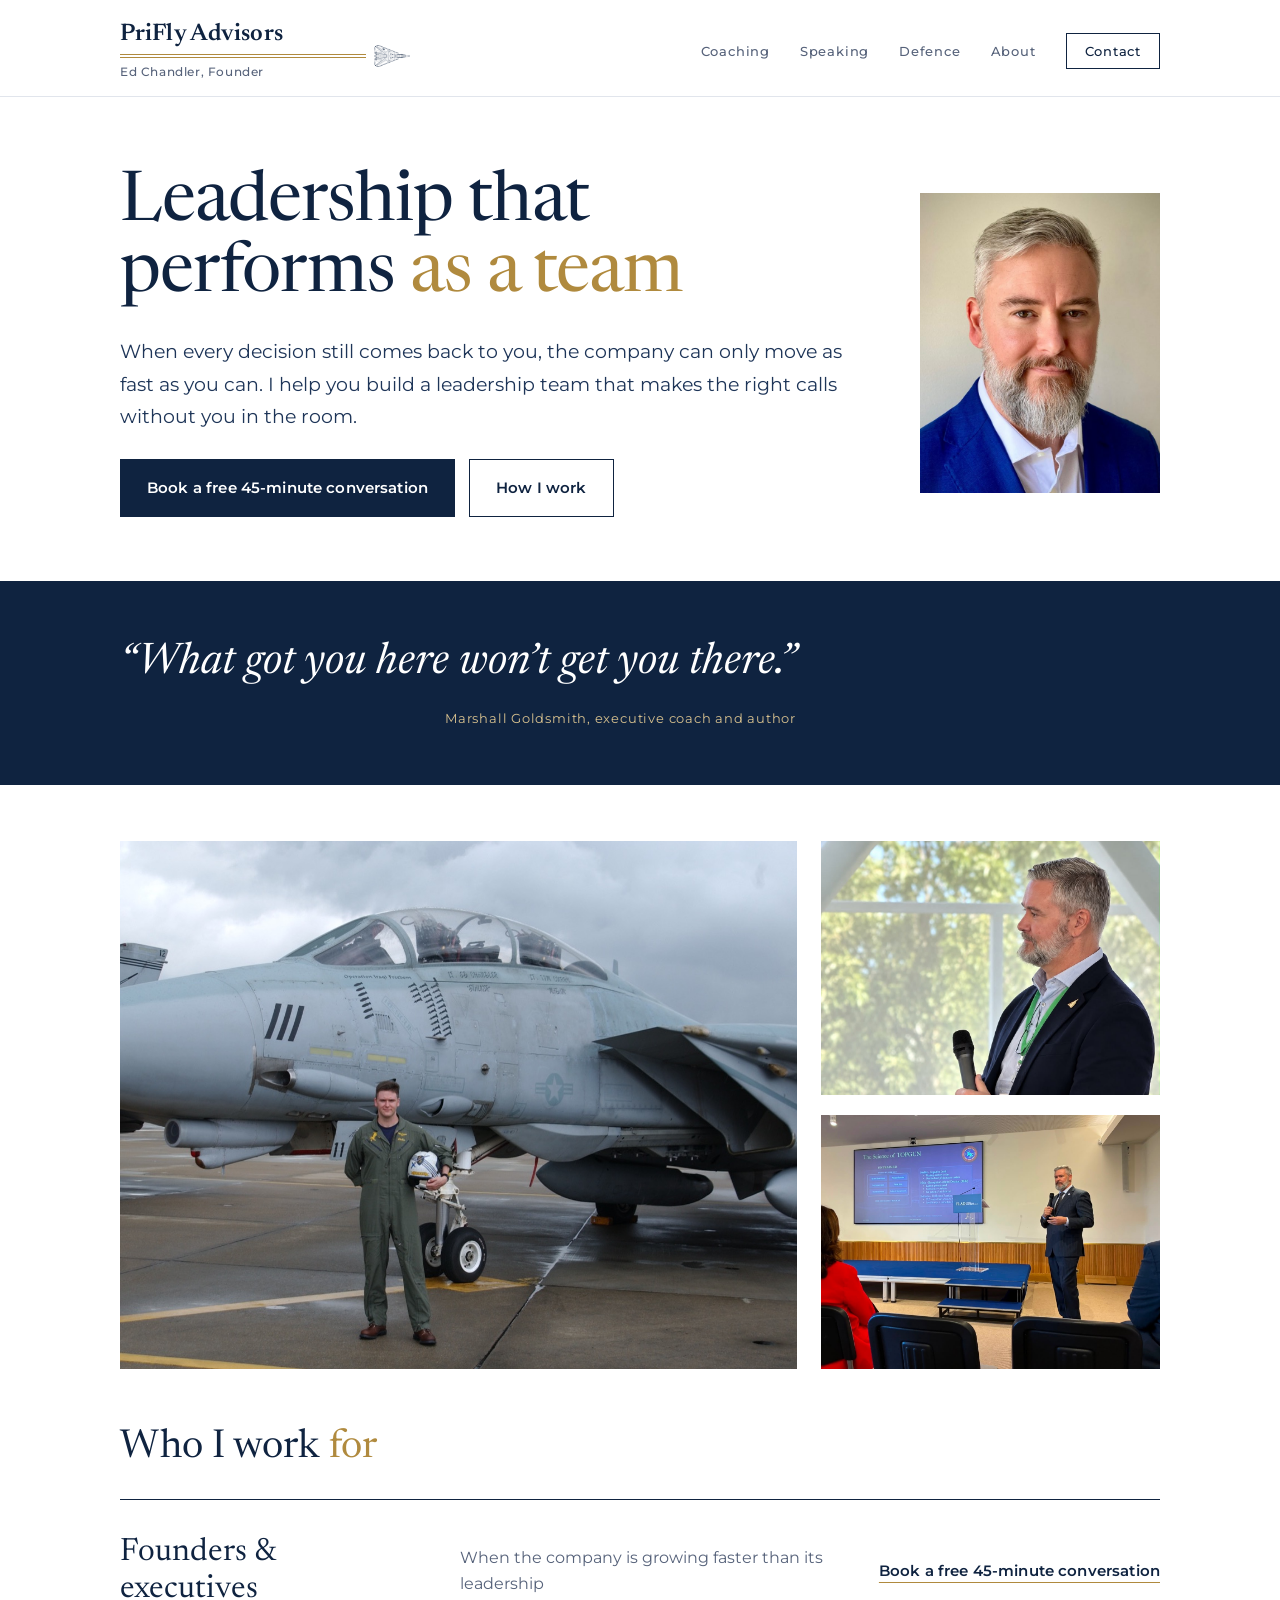
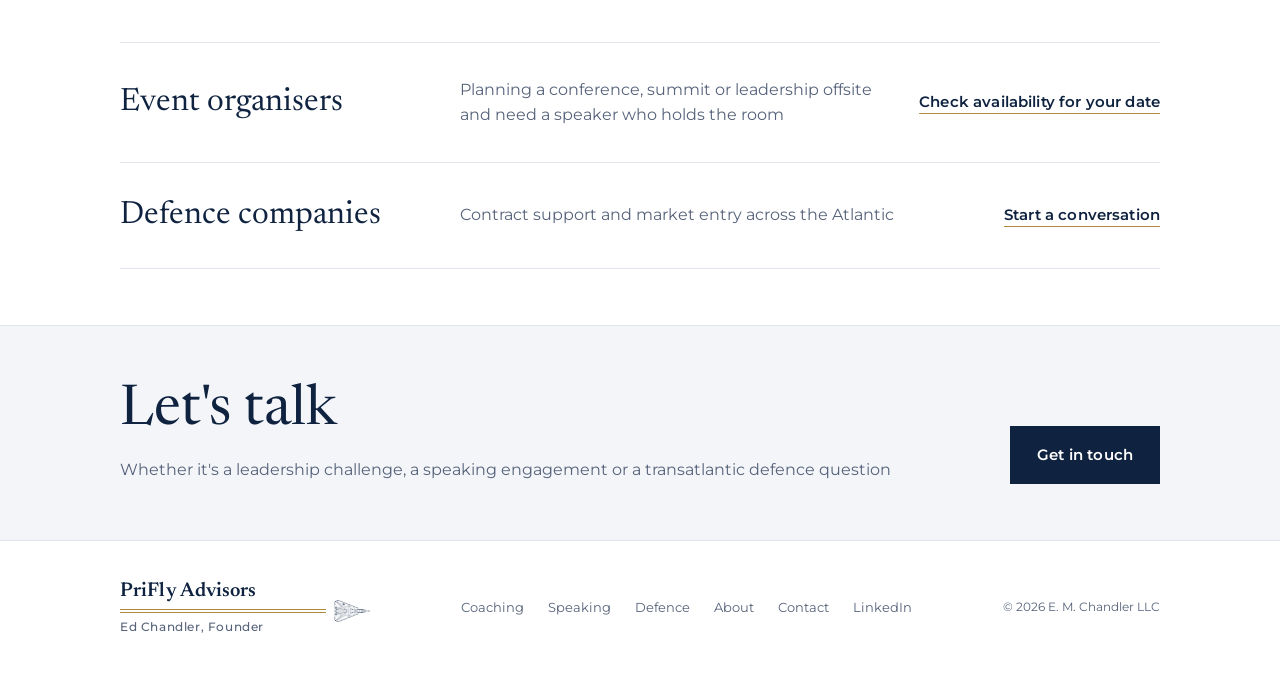
<file: index.html>
<!DOCTYPE html>
<html lang="en-GB">
<head><meta charset="UTF-8"><meta name="viewport" content="width=device-width, initial-scale=1.0"><title>PriFly Advisors · Ed Chandler | Executive Coaching &amp; Leadership Advisory, Lisbon</title><meta name="description" content="Executive coaching and leadership advisory for founders and executives whose companies are growing faster than their leadership. Ed Chandler, former TOPGUN instructor, based in Lisbon."><link rel="canonical" href="https://priflyadvisors.com/"><meta property="og:type" content="website"><meta property="og:url" content="https://priflyadvisors.com/"><meta property="og:title" content="PriFly Advisors · Ed Chandler | Executive Coaching &amp; Leadership Advisory, Lisbon"><meta property="og:description" content="Executive coaching and leadership advisory for founders and executives whose companies are growing faster than their leadership. Ed Chandler, former TOPGUN instructor, based in Lisbon."><meta property="og:image" content="https://priflyadvisors.com/images/ed-chandler.jpg"><meta name="twitter:card" content="summary"><link rel="icon" type="image/svg+xml" href="favicon.svg"><link rel="preconnect" href="https://fonts.googleapis.com"><link rel="preconnect" href="https://fonts.gstatic.com" crossorigin><link rel="stylesheet" href="https://fonts.googleapis.com/css2?family=Montserrat:wght@400;500;600&family=Newsreader:ital,opsz,wght@0,6..72,400;0,6..72,500;0,6..72,600;1,6..72,400;1,6..72,500&display=swap"><link rel="stylesheet" href="style.css"><!-- Cloudflare Web Analytics --><script type='module' src='https://static.cloudflareinsights.com/beacon.min.js' data-cf-beacon='{"token": "6ea406503c794ca2b772edf4d3be9e15"}'></script><!-- End Cloudflare Web Analytics --><script type="application/ld+json">{"@context":"https://schema.org","@type":"ProfessionalService","name":"PriFly Advisors","url":"https://priflyadvisors.com/","founder":{"@type":"Person","name":"Ed Chandler","jobTitle":"Executive coach and leadership advisor","image":"https://priflyadvisors.com/images/ed-chandler.jpg","sameAs":["https://www.linkedin.com/in/edchandler96/"]},"areaServed":["Portugal","Europe"],"address":{"@type":"PostalAddress","addressLocality":"Lisbon","addressCountry":"PT"},"email":"ed@priflyadvisors.com","description":"Executive coaching and leadership advisory for founders and executives whose companies are growing faster than their leadership. Also speaking and transatlantic defence advisory."}</script></head>
<body>
<header><div class="wrap"><a class="brand" href="index.html" aria-label="PriFly Advisors, Ed Chandler, Founder: home"><span class="firm-top">PriFly Advisors</span><span class="rulebar"><span class="rule2" aria-hidden="true"></span><img src="images/tomcat.png" alt="" width="39" height="24"></span><span class="founder">Ed Chandler, Founder</span></a><nav aria-label="Main"><ul><li><a href="coaching.html">Coaching</a></li><li><a href="speaking.html">Speaking</a></li><li><a href="defence.html">Defence</a></li><li><a href="about.html">About</a></li><li><a href="contact.html" class="btn-nav">Contact</a></li></ul></nav></div></header>
<main>

<div class="hero"><div class="wrap">
  <div class="hero-text">
    <h1>Leadership that performs <em>as a team</em></h1>
    <p class="lede">When every decision still comes back to you, the company can only move as fast as you can. I help you build a leadership team that makes the right calls without you in the room.</p>
    <div class="actions"><a class="btn" href="https://cal.com/prifly">Book a free 45-minute conversation</a><a class="btn ghost" href="coaching.html">How I work</a></div>
  </div>
  <figure class="portrait"><img src="images/ed-chandler.jpg" alt="Ed Chandler, founder of PriFly Advisors" width="650" height="900"></figure>
</div></div>
<section class="quote-band"><div class="wrap">
  <blockquote>“What got you here won’t get you there.”</blockquote>
  <cite>Marshall Goldsmith, executive coach and author</cite>
</div></section>
<section class="photos"><div class="wrap"><div class="photo-row"><figure><img src="images/ed-chandler-f14-tomcat.jpg" alt="Ed Chandler, TOPGUN graduate and instructor, with an F-14 Tomcat" loading="lazy"></figure><figure><img src="images/ed-chandler-startup-summit-lisbon.jpg" alt="Ed Chandler listening to a fellow panellist during a fireside session at Startup Summit Lisbon" loading="lazy"></figure><figure><img src="images/ed-chandler-speaking-osac-lisbon.jpg" alt="Ed Chandler speaking to an audience at OSAC Lisbon" loading="lazy"></figure></div></div></section>
<section class="who"><div class="wrap"><div class="sec-head"><h2>Who I work <em>for</em></h2></div><ul class="index"><li><a href="coaching.html"><span class="client">Founders &amp; executives</span><span class="desc">When the company is growing faster than its leadership</span><span class="go">Book a free 45-minute conversation</span></a></li><li><a href="speaking.html"><span class="client">Event organisers</span><span class="desc">Planning a conference, summit or leadership offsite and need a speaker who holds the room</span><span class="go">Check availability for your date</span></a></li><li><a href="defence.html"><span class="client">Defence companies</span><span class="desc">Contract support and market entry across the Atlantic</span><span class="go">Start a conversation</span></a></li></ul></div></section>
<section class="band cta"><div class="wrap"><div><h2>Let's talk</h2><p class="muted">Whether it's a leadership challenge, a speaking engagement or a transatlantic defence question</p></div><div class="actions"><a class="btn" href="contact.html">Get in touch</a></div></div></section>

</main>
<footer><div class="wrap"><a class="brand" href="index.html" aria-label="PriFly Advisors, Ed Chandler, Founder: home"><span class="firm-top">PriFly Advisors</span><span class="rulebar"><span class="rule2" aria-hidden="true"></span><img src="images/tomcat.png" alt="" width="39" height="24"></span><span class="founder">Ed Chandler, Founder</span></a><ul><li><a href="coaching.html">Coaching</a></li><li><a href="speaking.html">Speaking</a></li><li><a href="defence.html">Defence</a></li><li><a href="about.html">About</a></li><li><a href="contact.html">Contact</a></li><li><a href="https://www.linkedin.com/in/edchandler96/" rel="noopener">LinkedIn</a></li></ul><small>© 2026 E. M. Chandler LLC</small></div></footer>
</body>
</html>
</file>
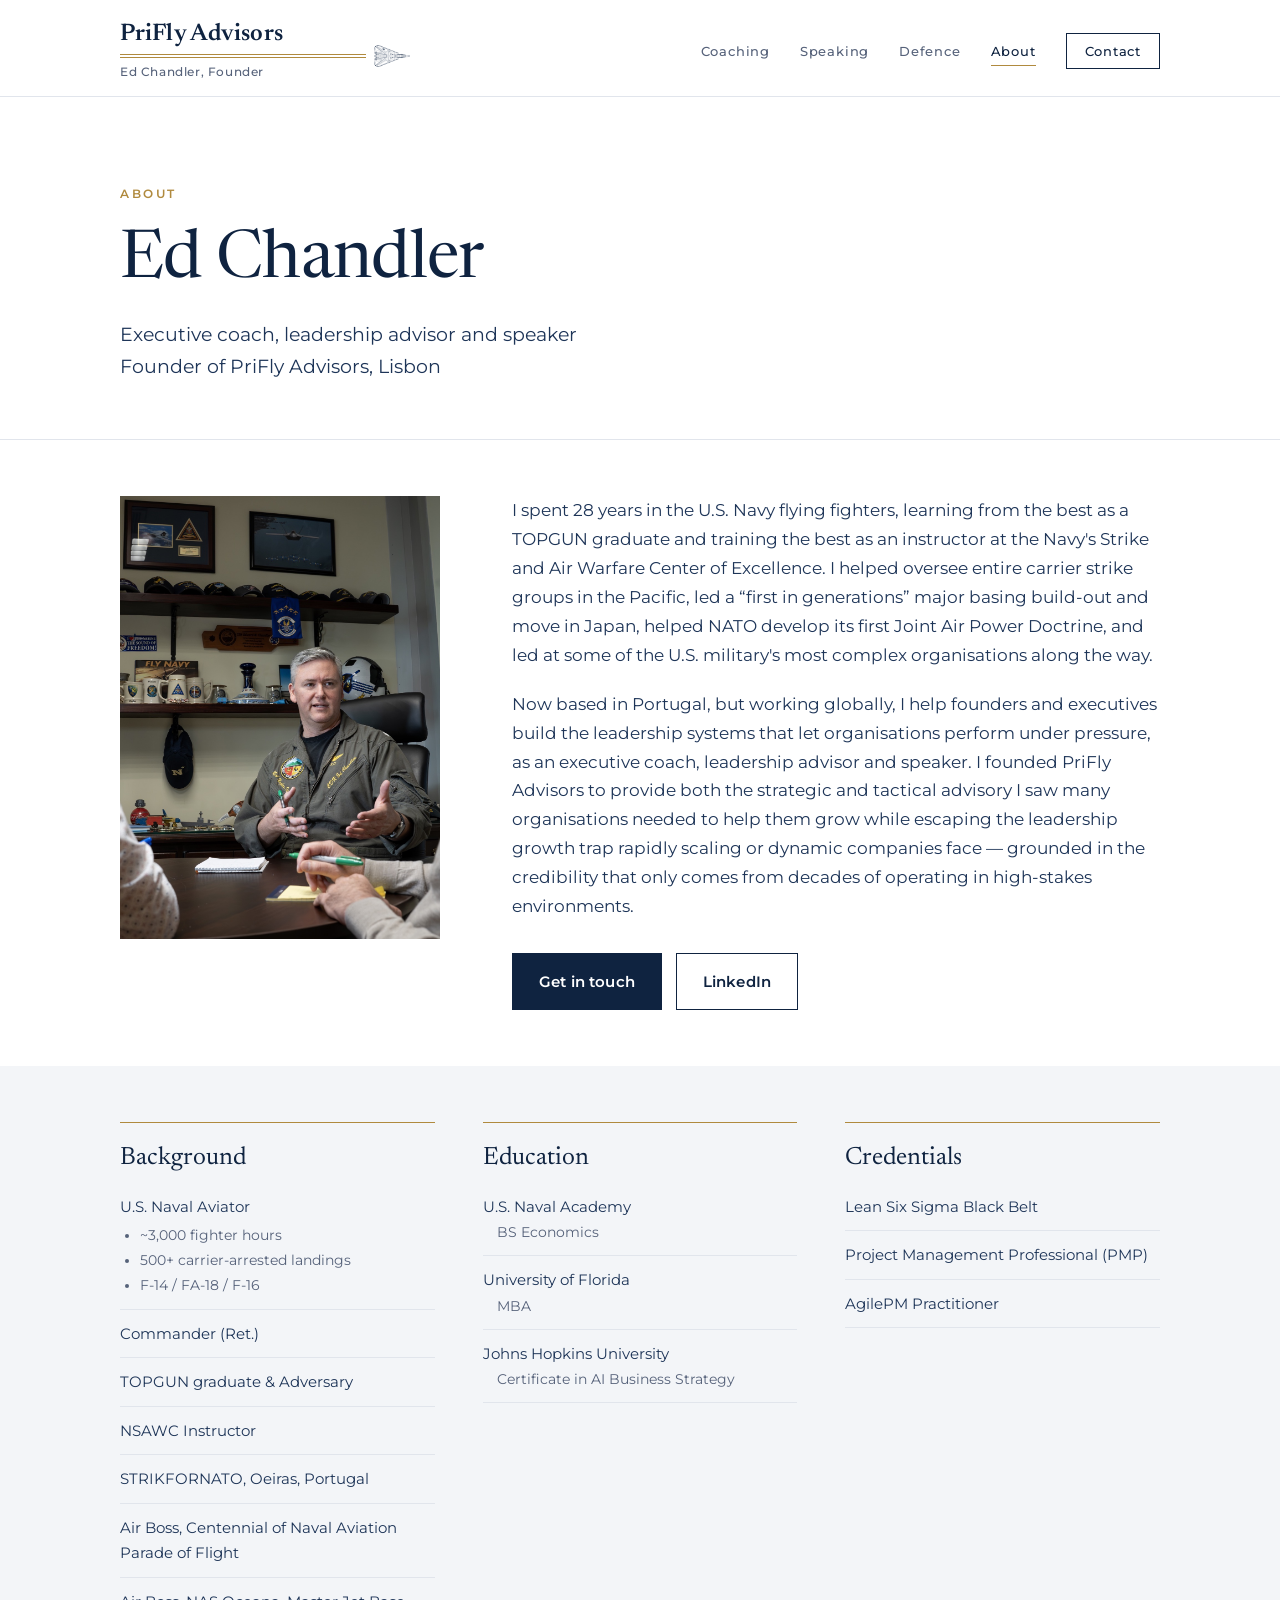
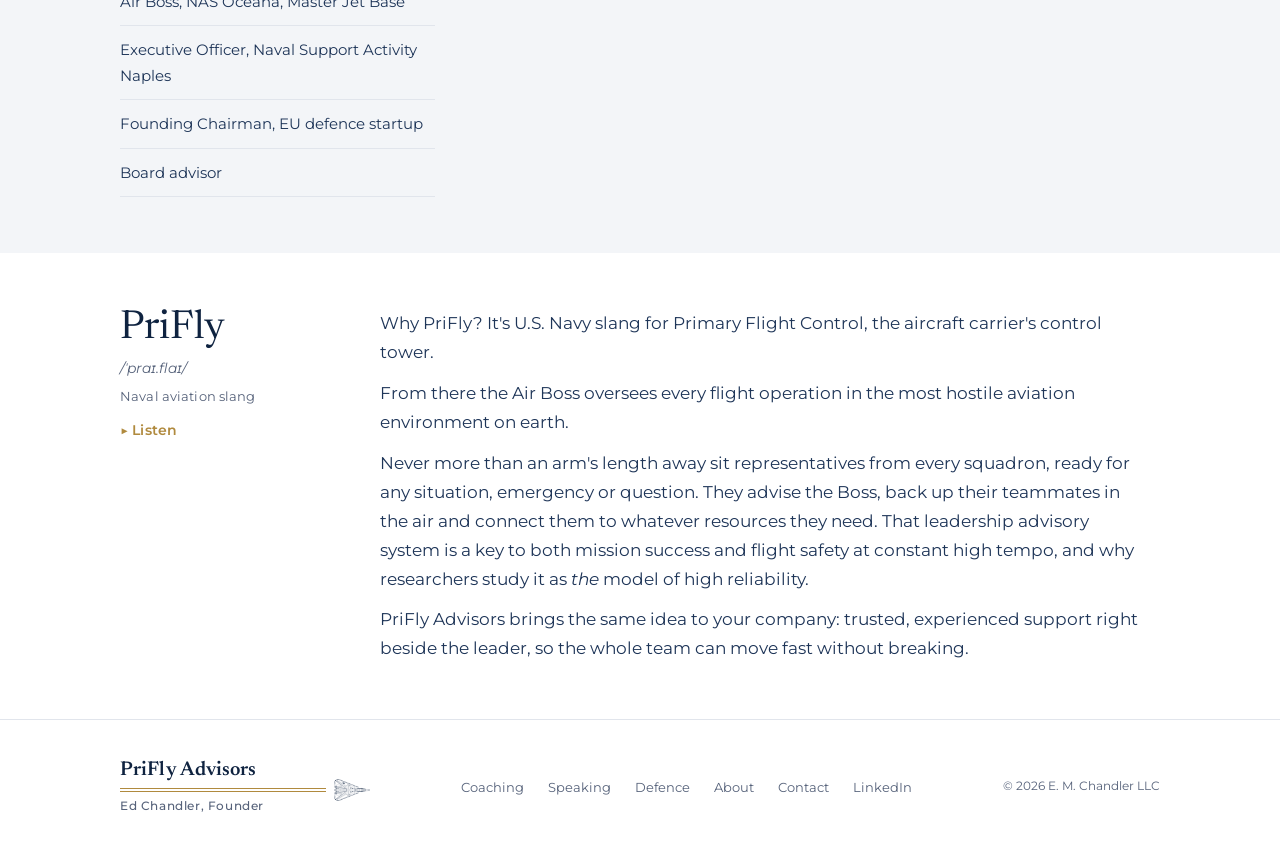
<file: about.html>
<!DOCTYPE html>
<html lang="en-GB">
<head><meta charset="UTF-8"><meta name="viewport" content="width=device-width, initial-scale=1.0"><title>About Ed Chandler | PriFly Advisors</title><meta name="description" content="28 years in the U.S. Navy, TOPGUN graduate and instructor, NATO and U.S. Navy leadership in Europe. Now an executive coach and leadership advisor in Lisbon."><link rel="canonical" href="https://priflyadvisors.com/about"><meta property="og:type" content="website"><meta property="og:url" content="https://priflyadvisors.com/about"><meta property="og:title" content="About Ed Chandler | PriFly Advisors"><meta property="og:description" content="28 years in the U.S. Navy, TOPGUN graduate and instructor, NATO and U.S. Navy leadership in Europe. Now an executive coach and leadership advisor in Lisbon."><meta property="og:image" content="https://priflyadvisors.com/images/ed-chandler.jpg"><meta name="twitter:card" content="summary"><link rel="icon" type="image/svg+xml" href="favicon.svg"><link rel="preconnect" href="https://fonts.googleapis.com"><link rel="preconnect" href="https://fonts.gstatic.com" crossorigin><link rel="stylesheet" href="https://fonts.googleapis.com/css2?family=Montserrat:wght@400;500;600&family=Newsreader:ital,opsz,wght@0,6..72,400;0,6..72,500;0,6..72,600;1,6..72,400;1,6..72,500&display=swap"><link rel="stylesheet" href="style.css"><!-- Cloudflare Web Analytics --><script type='module' src='https://static.cloudflareinsights.com/beacon.min.js' data-cf-beacon='{"token": "6ea406503c794ca2b772edf4d3be9e15"}'></script><!-- End Cloudflare Web Analytics --></head>
<body>
<header><div class="wrap"><a class="brand" href="index.html" aria-label="PriFly Advisors, Ed Chandler, Founder: home"><span class="firm-top">PriFly Advisors</span><span class="rulebar"><span class="rule2" aria-hidden="true"></span><img src="images/tomcat.png" alt="" width="39" height="24"></span><span class="founder">Ed Chandler, Founder</span></a><nav aria-label="Main"><ul><li><a href="coaching.html">Coaching</a></li><li><a href="speaking.html">Speaking</a></li><li><a href="defence.html">Defence</a></li><li><a href="about.html" aria-current="page">About</a></li><li><a href="contact.html" class="btn-nav">Contact</a></li></ul></nav></div></header>
<main>
<div class="phead"><div class="wrap"><span class="eyebrow">About</span><h1>Ed Chandler</h1><p class="lede"><span class="nw">Executive coach, leadership advisor and speaker</span><br><span class="nw">Founder of PriFly Advisors, Lisbon</span></p></div></div>
<section class="tight"><div class="wrap about-grid">
  <div>
    <figure class="portrait"><img src="images/ed-chandler-office-conversation.jpg" alt="Ed Chandler mid-conversation in his office, two colleagues at the table and mementos from his Navy career behind him"></figure>
  </div>
  <div class="prose">
    <p>I spent 28 years in the U.S. Navy flying fighters, learning from the best as a TOPGUN graduate and training the best as an instructor at the Navy's Strike and Air Warfare Center of Excellence. I helped oversee entire carrier strike groups in the Pacific, led a “first in generations” major basing build-out and move in Japan, helped NATO develop its first Joint Air Power Doctrine, and led at some of the U.S. military's most complex organisations along the way.</p>
    <p>Now based in Portugal, but working globally, I help founders and executives build the leadership systems that let organisations perform under pressure, as an executive coach, leadership advisor and speaker. I founded PriFly Advisors to provide both the strategic and tactical advisory I saw many organisations needed to help them grow while escaping the leadership growth trap rapidly scaling or dynamic companies face — grounded in the credibility that only comes from decades of operating in high-stakes environments.</p>
    <div class="actions" style="margin-top:12px"><a class="btn" href="contact.html">Get in touch</a><a class="btn ghost" href="https://www.linkedin.com/in/edchandler96/" rel="noopener">LinkedIn</a></div>
  </div>
</div></section>
<section class="band tight"><div class="wrap cols3 bio-facts">
  <div><h3>Background</h3><ul class="cred">
    <li>U.S. Naval Aviator<ul><li>~3,000 fighter hours</li><li>500+ carrier-arrested landings</li><li>F-14 / FA-18 / F-16</li></ul></li>
    <li>Commander (Ret.)</li>
    <li>TOPGUN graduate &amp; Adversary</li>
    <li>NSAWC Instructor</li>
    <li>STRIKFORNATO, Oeiras, Portugal</li>
    <li>Air Boss, Centennial of Naval Aviation Parade of Flight</li>
    <li>Air Boss, NAS Oceana, Master Jet Base</li>
    <li>Executive Officer, Naval Support Activity Naples</li>
    <li>Founding Chairman, EU defence startup</li>
    <li>Board advisor</li>
  </ul></div>
  <div><h3>Education</h3><ul class="cred">
    <li>U.S. Naval Academy<span class="sub">BS Economics</span></li>
    <li>University of Florida<span class="sub">MBA</span></li>
    <li>Johns Hopkins University<span class="sub">Certificate in AI Business Strategy</span></li>
  </ul></div>
  <div><h3>Credentials</h3><ul class="cred">
    <li>Lean Six Sigma Black Belt</li>
    <li>Project Management Professional (PMP)</li>
    <li>AgilePM Practitioner</li>
  </ul></div>
</div></section>
<section class="tight"><div class="wrap define">
  <div><div class="word">PriFly</div><div class="phon">/ˈpraɪ.flaɪ/</div><div class="src">Naval aviation slang</div>
    <button class="listen" type="button" onclick="document.getElementById('prifly-audio').play()">▶ Listen</button>
    <audio id="prifly-audio" src="https://priflyadvisors.github.io/audio/prifly.mp3" preload="none"></audio></div>
  <div class="mean why">
    <p>Why PriFly? It's U.S. Navy slang for Primary Flight Control, the aircraft carrier's control tower.</p>
    <p>From there the Air Boss oversees every flight operation in the most hostile aviation environment on earth.</p>
    <p>Never more than an arm's length away sit representatives from every squadron, ready for any situation, emergency or question. They advise the Boss, back up their teammates in the air and connect them to whatever resources they need. That leadership advisory system is a key to both mission success and flight safety at constant high tempo, and why researchers study it as <em>the</em> model of high reliability.</p>
    <p>PriFly Advisors brings the same idea to your company: trusted, experienced support right beside the leader, so the whole team can move fast without breaking.</p>
  </div>
</div></section>

</main>
<footer><div class="wrap"><a class="brand" href="index.html" aria-label="PriFly Advisors, Ed Chandler, Founder: home"><span class="firm-top">PriFly Advisors</span><span class="rulebar"><span class="rule2" aria-hidden="true"></span><img src="images/tomcat.png" alt="" width="39" height="24"></span><span class="founder">Ed Chandler, Founder</span></a><ul><li><a href="coaching.html">Coaching</a></li><li><a href="speaking.html">Speaking</a></li><li><a href="defence.html">Defence</a></li><li><a href="about.html">About</a></li><li><a href="contact.html">Contact</a></li><li><a href="https://www.linkedin.com/in/edchandler96/" rel="noopener">LinkedIn</a></li></ul><small>© 2026 E. M. Chandler LLC</small></div></footer>
</body>
</html>
</file>
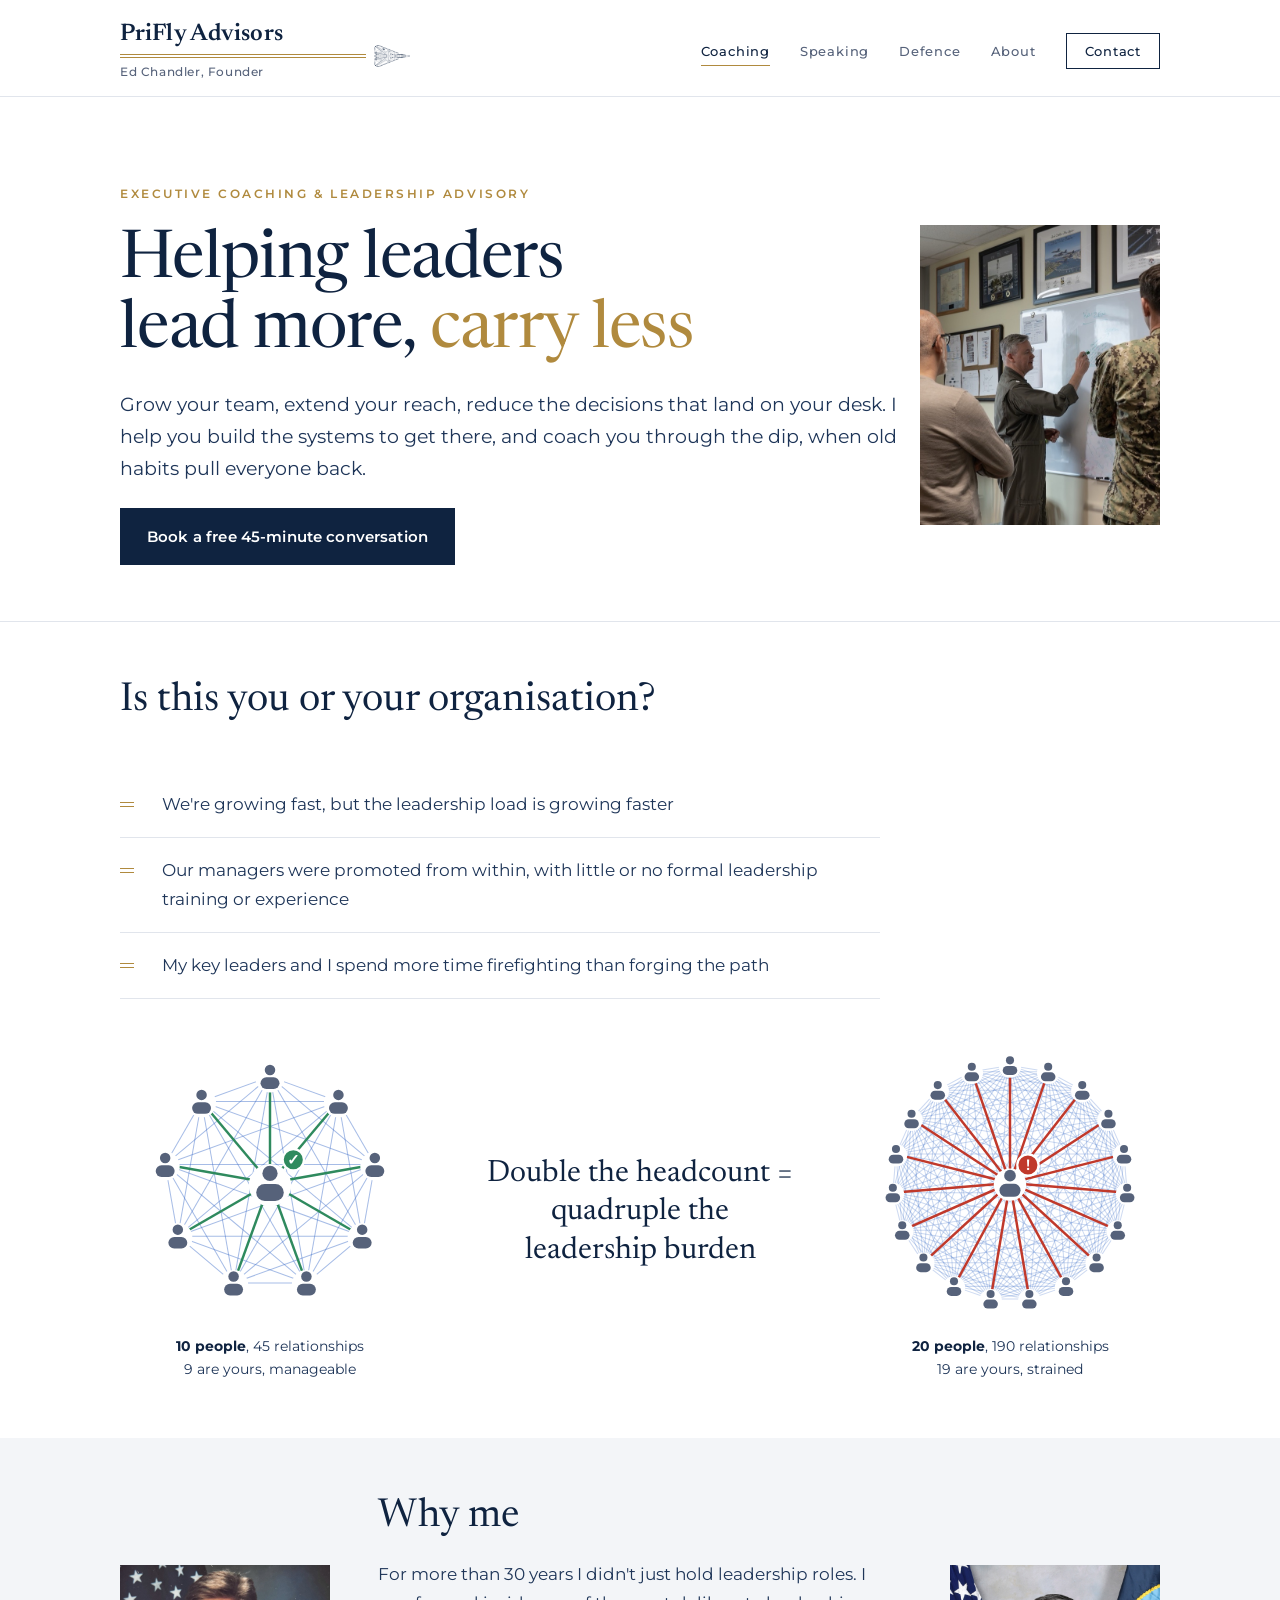
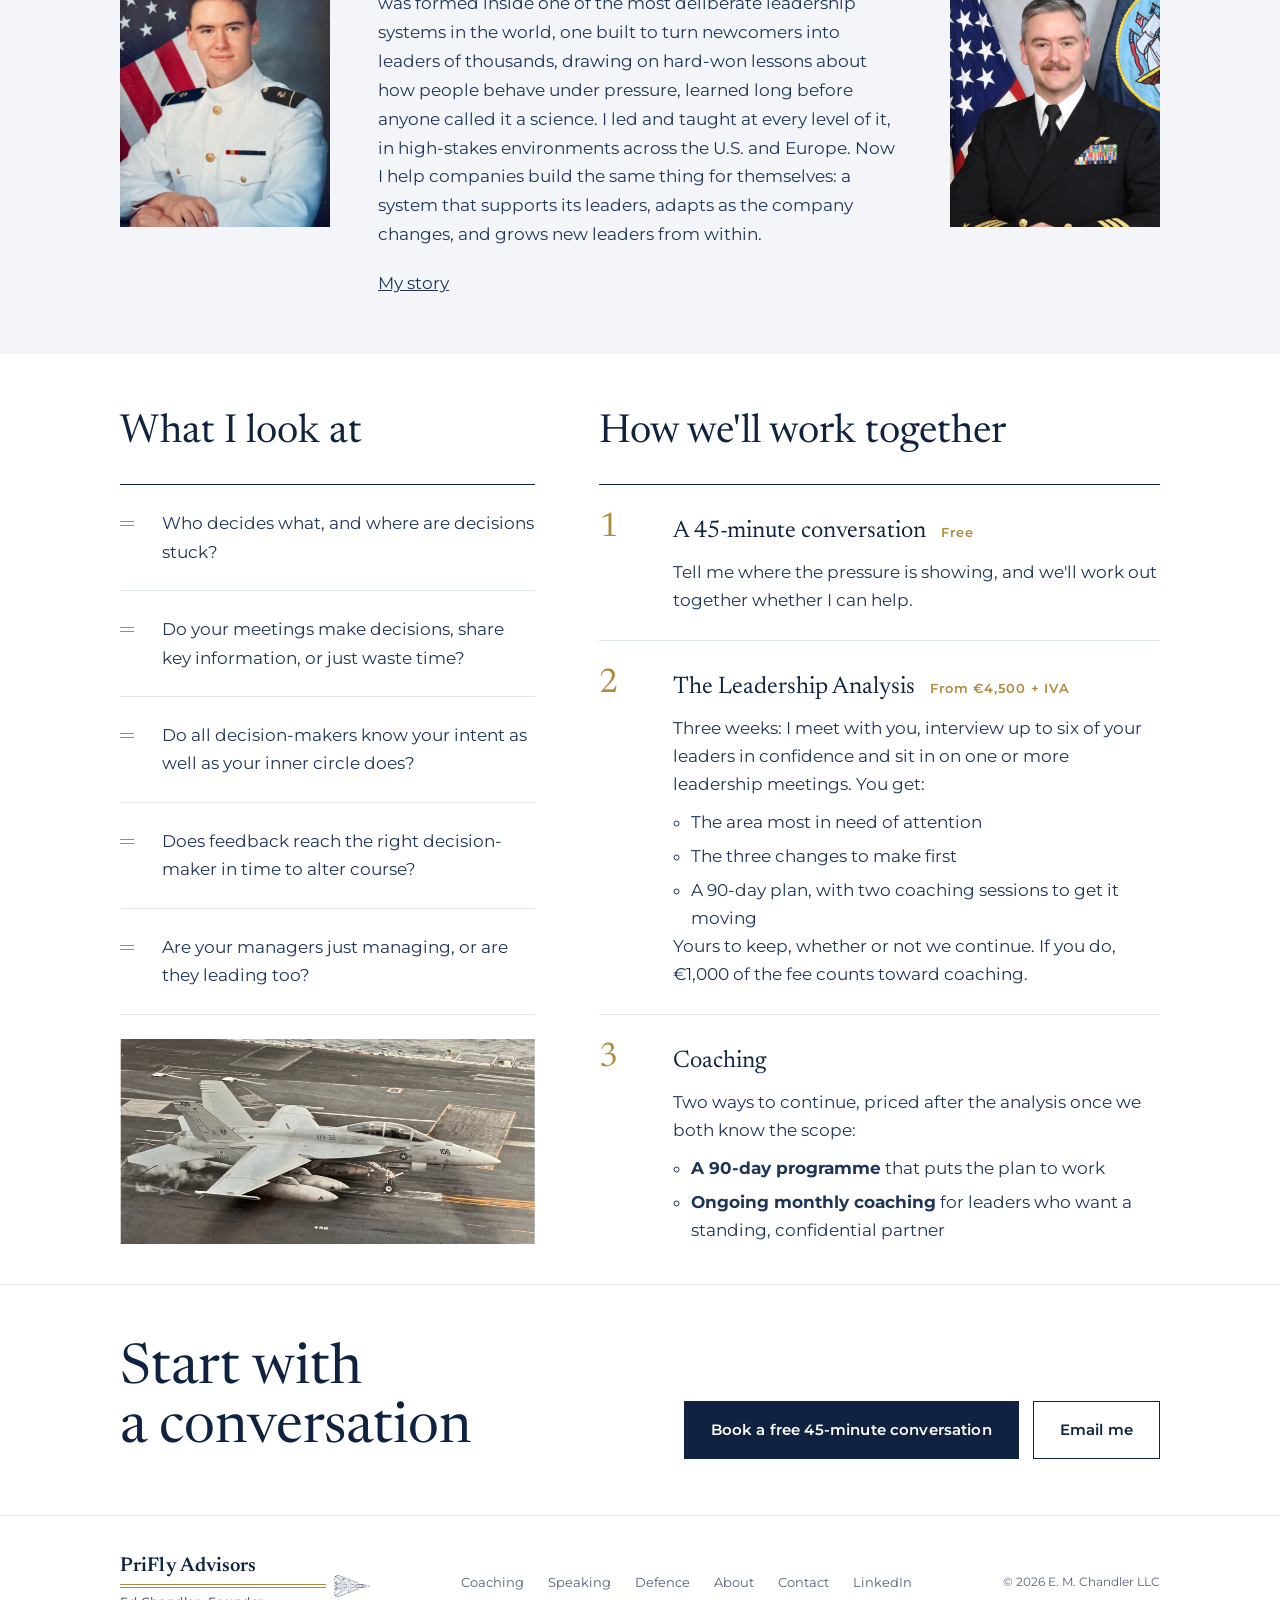
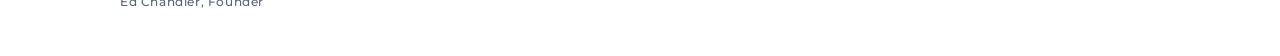
<file: coaching.html>
<!DOCTYPE html>
<html lang="en-GB">
<head><meta charset="UTF-8"><meta name="viewport" content="width=device-width, initial-scale=1.0"><title>Executive Coaching &amp; Leadership Advisory | PriFly Advisors</title><meta name="description" content="Helping leaders lead more, carry less: a leadership system that changes with your company, and coaching for the leaders who run it. Executive coaching and leadership advisory in Lisbon, Portugal and Europe: a free 45-minute conversation, the Leadership Analysis, then coaching."><link rel="canonical" href="https://priflyadvisors.com/coaching"><meta property="og:type" content="website"><meta property="og:url" content="https://priflyadvisors.com/coaching"><meta property="og:title" content="Executive Coaching &amp; Leadership Advisory | PriFly Advisors"><meta property="og:description" content="Helping leaders lead more, carry less: a leadership system that changes with your company, and coaching for the leaders who run it. Executive coaching and leadership advisory in Lisbon, Portugal and Europe: a free 45-minute conversation, the Leadership Analysis, then coaching."><meta property="og:image" content="https://priflyadvisors.com/images/ed-chandler.jpg"><meta name="twitter:card" content="summary"><link rel="icon" type="image/svg+xml" href="favicon.svg"><link rel="preconnect" href="https://fonts.googleapis.com"><link rel="preconnect" href="https://fonts.gstatic.com" crossorigin><link rel="stylesheet" href="https://fonts.googleapis.com/css2?family=Montserrat:wght@400;500;600&family=Newsreader:ital,opsz,wght@0,6..72,400;0,6..72,500;0,6..72,600;1,6..72,400;1,6..72,500&display=swap"><link rel="stylesheet" href="style.css"><!-- Cloudflare Web Analytics --><script type='module' src='https://static.cloudflareinsights.com/beacon.min.js' data-cf-beacon='{"token": "6ea406503c794ca2b772edf4d3be9e15"}'></script><!-- End Cloudflare Web Analytics --></head>
<body>
<header><div class="wrap"><a class="brand" href="index.html" aria-label="PriFly Advisors, Ed Chandler, Founder: home"><span class="firm-top">PriFly Advisors</span><span class="rulebar"><span class="rule2" aria-hidden="true"></span><img src="images/tomcat.png" alt="" width="39" height="24"></span><span class="founder">Ed Chandler, Founder</span></a><nav aria-label="Main"><ul><li><a href="coaching.html" aria-current="page">Coaching</a></li><li><a href="speaking.html">Speaking</a></li><li><a href="defence.html">Defence</a></li><li><a href="about.html">About</a></li><li><a href="contact.html" class="btn-nav">Contact</a></li></ul></nav></div></header>
<main>
<div class="phead"><div class="wrap phead-grid"><div class="phead-text"><span class="eyebrow">Executive Coaching &amp; Leadership Advisory</span><h1>Helping leaders lead more, <em>carry less</em></h1><p class="lede">Grow your team, extend your reach, reduce the decisions that land on your desk. I help you build the systems to get there, and coach you through the dip, when old habits pull everyone back.</p><div class="actions"><a class="btn" href="https://cal.com/prifly">Book a free 45-minute conversation</a></div></div><figure class="phead-img"><img src="images/ed-chandler-leadership-session-whiteboard.jpg" alt="Ed Chandler at a whiteboard, leading a session with a leadership team"></figure></div></div><section><div class="wrap"><div class="sec-head"><h2>Is this you or your organisation?</h2></div>
  <ul class="signs">
    <li>We're growing fast, but the leadership load is growing faster</li>
    <li>Our managers were promoted from within, with little or no formal leadership training or experience</li>
    <li>My key leaders and I spend more time firefighting than forging the path</li>
  </ul><div class="growth"><figure class="g-fig"><svg viewBox="0 0 250 250" role="img" aria-label="10 people with you in the middle: 45 relationships, 9 of them yours, manageable"><g stroke="#3A6BC8" stroke-opacity="0.45" stroke-width=".9"><line x1="125.0" y1="30.0" x2="186.1" y2="52.2"/><line x1="125.0" y1="30.0" x2="218.6" y2="108.5"/><line x1="125.0" y1="30.0" x2="207.3" y2="172.5"/><line x1="125.0" y1="30.0" x2="157.5" y2="214.3"/><line x1="125.0" y1="30.0" x2="92.5" y2="214.3"/><line x1="125.0" y1="30.0" x2="42.7" y2="172.5"/><line x1="125.0" y1="30.0" x2="31.4" y2="108.5"/><line x1="125.0" y1="30.0" x2="63.9" y2="52.2"/><line x1="186.1" y1="52.2" x2="218.6" y2="108.5"/><line x1="186.1" y1="52.2" x2="207.3" y2="172.5"/><line x1="186.1" y1="52.2" x2="157.5" y2="214.3"/><line x1="186.1" y1="52.2" x2="92.5" y2="214.3"/><line x1="186.1" y1="52.2" x2="42.7" y2="172.5"/><line x1="186.1" y1="52.2" x2="31.4" y2="108.5"/><line x1="186.1" y1="52.2" x2="63.9" y2="52.2"/><line x1="218.6" y1="108.5" x2="207.3" y2="172.5"/><line x1="218.6" y1="108.5" x2="157.5" y2="214.3"/><line x1="218.6" y1="108.5" x2="92.5" y2="214.3"/><line x1="218.6" y1="108.5" x2="42.7" y2="172.5"/><line x1="218.6" y1="108.5" x2="31.4" y2="108.5"/><line x1="218.6" y1="108.5" x2="63.9" y2="52.2"/><line x1="207.3" y1="172.5" x2="157.5" y2="214.3"/><line x1="207.3" y1="172.5" x2="92.5" y2="214.3"/><line x1="207.3" y1="172.5" x2="42.7" y2="172.5"/><line x1="207.3" y1="172.5" x2="31.4" y2="108.5"/><line x1="207.3" y1="172.5" x2="63.9" y2="52.2"/><line x1="157.5" y1="214.3" x2="92.5" y2="214.3"/><line x1="157.5" y1="214.3" x2="42.7" y2="172.5"/><line x1="157.5" y1="214.3" x2="31.4" y2="108.5"/><line x1="157.5" y1="214.3" x2="63.9" y2="52.2"/><line x1="92.5" y1="214.3" x2="42.7" y2="172.5"/><line x1="92.5" y1="214.3" x2="31.4" y2="108.5"/><line x1="92.5" y1="214.3" x2="63.9" y2="52.2"/><line x1="42.7" y1="172.5" x2="31.4" y2="108.5"/><line x1="42.7" y1="172.5" x2="63.9" y2="52.2"/><line x1="31.4" y1="108.5" x2="63.9" y2="52.2"/></g><g stroke="#2F8A5E" stroke-width="2.2"><line x1="125" y1="125" x2="125.0" y2="30.0"/><line x1="125" y1="125" x2="186.1" y2="52.2"/><line x1="125" y1="125" x2="218.6" y2="108.5"/><line x1="125" y1="125" x2="207.3" y2="172.5"/><line x1="125" y1="125" x2="157.5" y2="214.3"/><line x1="125" y1="125" x2="92.5" y2="214.3"/><line x1="125" y1="125" x2="42.7" y2="172.5"/><line x1="125" y1="125" x2="31.4" y2="108.5"/><line x1="125" y1="125" x2="63.9" y2="52.2"/></g><g transform="translate(125.0 30.0) scale(1.30)"><circle cx="0" cy="1" r="10" fill="#FFFFFF"/><circle cx="0" cy="-4.5" r="3.6" fill="#56627A"/><rect x="-6.5" y="0.5" width="13" height="8" rx="4" fill="#56627A"/></g><g transform="translate(186.1 52.2) scale(1.30)"><circle cx="0" cy="1" r="10" fill="#FFFFFF"/><circle cx="0" cy="-4.5" r="3.6" fill="#56627A"/><rect x="-6.5" y="0.5" width="13" height="8" rx="4" fill="#56627A"/></g><g transform="translate(218.6 108.5) scale(1.30)"><circle cx="0" cy="1" r="10" fill="#FFFFFF"/><circle cx="0" cy="-4.5" r="3.6" fill="#56627A"/><rect x="-6.5" y="0.5" width="13" height="8" rx="4" fill="#56627A"/></g><g transform="translate(207.3 172.5) scale(1.30)"><circle cx="0" cy="1" r="10" fill="#FFFFFF"/><circle cx="0" cy="-4.5" r="3.6" fill="#56627A"/><rect x="-6.5" y="0.5" width="13" height="8" rx="4" fill="#56627A"/></g><g transform="translate(157.5 214.3) scale(1.30)"><circle cx="0" cy="1" r="10" fill="#FFFFFF"/><circle cx="0" cy="-4.5" r="3.6" fill="#56627A"/><rect x="-6.5" y="0.5" width="13" height="8" rx="4" fill="#56627A"/></g><g transform="translate(92.5 214.3) scale(1.30)"><circle cx="0" cy="1" r="10" fill="#FFFFFF"/><circle cx="0" cy="-4.5" r="3.6" fill="#56627A"/><rect x="-6.5" y="0.5" width="13" height="8" rx="4" fill="#56627A"/></g><g transform="translate(42.7 172.5) scale(1.30)"><circle cx="0" cy="1" r="10" fill="#FFFFFF"/><circle cx="0" cy="-4.5" r="3.6" fill="#56627A"/><rect x="-6.5" y="0.5" width="13" height="8" rx="4" fill="#56627A"/></g><g transform="translate(31.4 108.5) scale(1.30)"><circle cx="0" cy="1" r="10" fill="#FFFFFF"/><circle cx="0" cy="-4.5" r="3.6" fill="#56627A"/><rect x="-6.5" y="0.5" width="13" height="8" rx="4" fill="#56627A"/></g><g transform="translate(63.9 52.2) scale(1.30)"><circle cx="0" cy="1" r="10" fill="#FFFFFF"/><circle cx="0" cy="-4.5" r="3.6" fill="#56627A"/><rect x="-6.5" y="0.5" width="13" height="8" rx="4" fill="#56627A"/></g><g transform="translate(125.0 125.0) scale(1.89)"><circle cx="0" cy="1" r="10" fill="#FFFFFF"/><circle cx="0" cy="-4.5" r="3.6" fill="#56627A"/><rect x="-6.5" y="0.5" width="13" height="8" rx="4" fill="#56627A"/></g><circle cx="145.8" cy="104.2" r="9.5" fill="#2F8A5E" stroke="#FFFFFF" stroke-width="2"/><text x="145.8" y="108.7" text-anchor="middle" font-size="13" font-weight="600" fill="#FFFFFF" font-family="Montserrat, Arial, sans-serif">✓</text></svg><figcaption><strong>10 people</strong>, 45 relationships<br>9 are yours, manageable</figcaption></figure><div class="g-text"><p class="g-big">Double the headcount = quadruple the leadership burden</p></div><figure class="g-fig"><svg viewBox="0 0 250 250" role="img" aria-label="20 people with you in the middle: 190 relationships, 19 of them yours, strained"><g stroke="#3A6BC8" stroke-opacity="0.25" stroke-width=".9"><line x1="125.0" y1="20.0" x2="159.1" y2="25.7"/><line x1="125.0" y1="20.0" x2="189.5" y2="42.1"/><line x1="125.0" y1="20.0" x2="212.9" y2="67.6"/><line x1="125.0" y1="20.0" x2="226.8" y2="99.2"/><line x1="125.0" y1="20.0" x2="229.6" y2="133.7"/><line x1="125.0" y1="20.0" x2="221.2" y2="167.2"/><line x1="125.0" y1="20.0" x2="202.3" y2="196.1"/><line x1="125.0" y1="20.0" x2="175.0" y2="217.3"/><line x1="125.0" y1="20.0" x2="142.3" y2="228.6"/><line x1="125.0" y1="20.0" x2="107.7" y2="228.6"/><line x1="125.0" y1="20.0" x2="75.0" y2="217.3"/><line x1="125.0" y1="20.0" x2="47.7" y2="196.1"/><line x1="125.0" y1="20.0" x2="28.8" y2="167.2"/><line x1="125.0" y1="20.0" x2="20.4" y2="133.7"/><line x1="125.0" y1="20.0" x2="23.2" y2="99.2"/><line x1="125.0" y1="20.0" x2="37.1" y2="67.6"/><line x1="125.0" y1="20.0" x2="60.5" y2="42.1"/><line x1="125.0" y1="20.0" x2="90.9" y2="25.7"/><line x1="159.1" y1="25.7" x2="189.5" y2="42.1"/><line x1="159.1" y1="25.7" x2="212.9" y2="67.6"/><line x1="159.1" y1="25.7" x2="226.8" y2="99.2"/><line x1="159.1" y1="25.7" x2="229.6" y2="133.7"/><line x1="159.1" y1="25.7" x2="221.2" y2="167.2"/><line x1="159.1" y1="25.7" x2="202.3" y2="196.1"/><line x1="159.1" y1="25.7" x2="175.0" y2="217.3"/><line x1="159.1" y1="25.7" x2="142.3" y2="228.6"/><line x1="159.1" y1="25.7" x2="107.7" y2="228.6"/><line x1="159.1" y1="25.7" x2="75.0" y2="217.3"/><line x1="159.1" y1="25.7" x2="47.7" y2="196.1"/><line x1="159.1" y1="25.7" x2="28.8" y2="167.2"/><line x1="159.1" y1="25.7" x2="20.4" y2="133.7"/><line x1="159.1" y1="25.7" x2="23.2" y2="99.2"/><line x1="159.1" y1="25.7" x2="37.1" y2="67.6"/><line x1="159.1" y1="25.7" x2="60.5" y2="42.1"/><line x1="159.1" y1="25.7" x2="90.9" y2="25.7"/><line x1="189.5" y1="42.1" x2="212.9" y2="67.6"/><line x1="189.5" y1="42.1" x2="226.8" y2="99.2"/><line x1="189.5" y1="42.1" x2="229.6" y2="133.7"/><line x1="189.5" y1="42.1" x2="221.2" y2="167.2"/><line x1="189.5" y1="42.1" x2="202.3" y2="196.1"/><line x1="189.5" y1="42.1" x2="175.0" y2="217.3"/><line x1="189.5" y1="42.1" x2="142.3" y2="228.6"/><line x1="189.5" y1="42.1" x2="107.7" y2="228.6"/><line x1="189.5" y1="42.1" x2="75.0" y2="217.3"/><line x1="189.5" y1="42.1" x2="47.7" y2="196.1"/><line x1="189.5" y1="42.1" x2="28.8" y2="167.2"/><line x1="189.5" y1="42.1" x2="20.4" y2="133.7"/><line x1="189.5" y1="42.1" x2="23.2" y2="99.2"/><line x1="189.5" y1="42.1" x2="37.1" y2="67.6"/><line x1="189.5" y1="42.1" x2="60.5" y2="42.1"/><line x1="189.5" y1="42.1" x2="90.9" y2="25.7"/><line x1="212.9" y1="67.6" x2="226.8" y2="99.2"/><line x1="212.9" y1="67.6" x2="229.6" y2="133.7"/><line x1="212.9" y1="67.6" x2="221.2" y2="167.2"/><line x1="212.9" y1="67.6" x2="202.3" y2="196.1"/><line x1="212.9" y1="67.6" x2="175.0" y2="217.3"/><line x1="212.9" y1="67.6" x2="142.3" y2="228.6"/><line x1="212.9" y1="67.6" x2="107.7" y2="228.6"/><line x1="212.9" y1="67.6" x2="75.0" y2="217.3"/><line x1="212.9" y1="67.6" x2="47.7" y2="196.1"/><line x1="212.9" y1="67.6" x2="28.8" y2="167.2"/><line x1="212.9" y1="67.6" x2="20.4" y2="133.7"/><line x1="212.9" y1="67.6" x2="23.2" y2="99.2"/><line x1="212.9" y1="67.6" x2="37.1" y2="67.6"/><line x1="212.9" y1="67.6" x2="60.5" y2="42.1"/><line x1="212.9" y1="67.6" x2="90.9" y2="25.7"/><line x1="226.8" y1="99.2" x2="229.6" y2="133.7"/><line x1="226.8" y1="99.2" x2="221.2" y2="167.2"/><line x1="226.8" y1="99.2" x2="202.3" y2="196.1"/><line x1="226.8" y1="99.2" x2="175.0" y2="217.3"/><line x1="226.8" y1="99.2" x2="142.3" y2="228.6"/><line x1="226.8" y1="99.2" x2="107.7" y2="228.6"/><line x1="226.8" y1="99.2" x2="75.0" y2="217.3"/><line x1="226.8" y1="99.2" x2="47.7" y2="196.1"/><line x1="226.8" y1="99.2" x2="28.8" y2="167.2"/><line x1="226.8" y1="99.2" x2="20.4" y2="133.7"/><line x1="226.8" y1="99.2" x2="23.2" y2="99.2"/><line x1="226.8" y1="99.2" x2="37.1" y2="67.6"/><line x1="226.8" y1="99.2" x2="60.5" y2="42.1"/><line x1="226.8" y1="99.2" x2="90.9" y2="25.7"/><line x1="229.6" y1="133.7" x2="221.2" y2="167.2"/><line x1="229.6" y1="133.7" x2="202.3" y2="196.1"/><line x1="229.6" y1="133.7" x2="175.0" y2="217.3"/><line x1="229.6" y1="133.7" x2="142.3" y2="228.6"/><line x1="229.6" y1="133.7" x2="107.7" y2="228.6"/><line x1="229.6" y1="133.7" x2="75.0" y2="217.3"/><line x1="229.6" y1="133.7" x2="47.7" y2="196.1"/><line x1="229.6" y1="133.7" x2="28.8" y2="167.2"/><line x1="229.6" y1="133.7" x2="20.4" y2="133.7"/><line x1="229.6" y1="133.7" x2="23.2" y2="99.2"/><line x1="229.6" y1="133.7" x2="37.1" y2="67.6"/><line x1="229.6" y1="133.7" x2="60.5" y2="42.1"/><line x1="229.6" y1="133.7" x2="90.9" y2="25.7"/><line x1="221.2" y1="167.2" x2="202.3" y2="196.1"/><line x1="221.2" y1="167.2" x2="175.0" y2="217.3"/><line x1="221.2" y1="167.2" x2="142.3" y2="228.6"/><line x1="221.2" y1="167.2" x2="107.7" y2="228.6"/><line x1="221.2" y1="167.2" x2="75.0" y2="217.3"/><line x1="221.2" y1="167.2" x2="47.7" y2="196.1"/><line x1="221.2" y1="167.2" x2="28.8" y2="167.2"/><line x1="221.2" y1="167.2" x2="20.4" y2="133.7"/><line x1="221.2" y1="167.2" x2="23.2" y2="99.2"/><line x1="221.2" y1="167.2" x2="37.1" y2="67.6"/><line x1="221.2" y1="167.2" x2="60.5" y2="42.1"/><line x1="221.2" y1="167.2" x2="90.9" y2="25.7"/><line x1="202.3" y1="196.1" x2="175.0" y2="217.3"/><line x1="202.3" y1="196.1" x2="142.3" y2="228.6"/><line x1="202.3" y1="196.1" x2="107.7" y2="228.6"/><line x1="202.3" y1="196.1" x2="75.0" y2="217.3"/><line x1="202.3" y1="196.1" x2="47.7" y2="196.1"/><line x1="202.3" y1="196.1" x2="28.8" y2="167.2"/><line x1="202.3" y1="196.1" x2="20.4" y2="133.7"/><line x1="202.3" y1="196.1" x2="23.2" y2="99.2"/><line x1="202.3" y1="196.1" x2="37.1" y2="67.6"/><line x1="202.3" y1="196.1" x2="60.5" y2="42.1"/><line x1="202.3" y1="196.1" x2="90.9" y2="25.7"/><line x1="175.0" y1="217.3" x2="142.3" y2="228.6"/><line x1="175.0" y1="217.3" x2="107.7" y2="228.6"/><line x1="175.0" y1="217.3" x2="75.0" y2="217.3"/><line x1="175.0" y1="217.3" x2="47.7" y2="196.1"/><line x1="175.0" y1="217.3" x2="28.8" y2="167.2"/><line x1="175.0" y1="217.3" x2="20.4" y2="133.7"/><line x1="175.0" y1="217.3" x2="23.2" y2="99.2"/><line x1="175.0" y1="217.3" x2="37.1" y2="67.6"/><line x1="175.0" y1="217.3" x2="60.5" y2="42.1"/><line x1="175.0" y1="217.3" x2="90.9" y2="25.7"/><line x1="142.3" y1="228.6" x2="107.7" y2="228.6"/><line x1="142.3" y1="228.6" x2="75.0" y2="217.3"/><line x1="142.3" y1="228.6" x2="47.7" y2="196.1"/><line x1="142.3" y1="228.6" x2="28.8" y2="167.2"/><line x1="142.3" y1="228.6" x2="20.4" y2="133.7"/><line x1="142.3" y1="228.6" x2="23.2" y2="99.2"/><line x1="142.3" y1="228.6" x2="37.1" y2="67.6"/><line x1="142.3" y1="228.6" x2="60.5" y2="42.1"/><line x1="142.3" y1="228.6" x2="90.9" y2="25.7"/><line x1="107.7" y1="228.6" x2="75.0" y2="217.3"/><line x1="107.7" y1="228.6" x2="47.7" y2="196.1"/><line x1="107.7" y1="228.6" x2="28.8" y2="167.2"/><line x1="107.7" y1="228.6" x2="20.4" y2="133.7"/><line x1="107.7" y1="228.6" x2="23.2" y2="99.2"/><line x1="107.7" y1="228.6" x2="37.1" y2="67.6"/><line x1="107.7" y1="228.6" x2="60.5" y2="42.1"/><line x1="107.7" y1="228.6" x2="90.9" y2="25.7"/><line x1="75.0" y1="217.3" x2="47.7" y2="196.1"/><line x1="75.0" y1="217.3" x2="28.8" y2="167.2"/><line x1="75.0" y1="217.3" x2="20.4" y2="133.7"/><line x1="75.0" y1="217.3" x2="23.2" y2="99.2"/><line x1="75.0" y1="217.3" x2="37.1" y2="67.6"/><line x1="75.0" y1="217.3" x2="60.5" y2="42.1"/><line x1="75.0" y1="217.3" x2="90.9" y2="25.7"/><line x1="47.7" y1="196.1" x2="28.8" y2="167.2"/><line x1="47.7" y1="196.1" x2="20.4" y2="133.7"/><line x1="47.7" y1="196.1" x2="23.2" y2="99.2"/><line x1="47.7" y1="196.1" x2="37.1" y2="67.6"/><line x1="47.7" y1="196.1" x2="60.5" y2="42.1"/><line x1="47.7" y1="196.1" x2="90.9" y2="25.7"/><line x1="28.8" y1="167.2" x2="20.4" y2="133.7"/><line x1="28.8" y1="167.2" x2="23.2" y2="99.2"/><line x1="28.8" y1="167.2" x2="37.1" y2="67.6"/><line x1="28.8" y1="167.2" x2="60.5" y2="42.1"/><line x1="28.8" y1="167.2" x2="90.9" y2="25.7"/><line x1="20.4" y1="133.7" x2="23.2" y2="99.2"/><line x1="20.4" y1="133.7" x2="37.1" y2="67.6"/><line x1="20.4" y1="133.7" x2="60.5" y2="42.1"/><line x1="20.4" y1="133.7" x2="90.9" y2="25.7"/><line x1="23.2" y1="99.2" x2="37.1" y2="67.6"/><line x1="23.2" y1="99.2" x2="60.5" y2="42.1"/><line x1="23.2" y1="99.2" x2="90.9" y2="25.7"/><line x1="37.1" y1="67.6" x2="60.5" y2="42.1"/><line x1="37.1" y1="67.6" x2="90.9" y2="25.7"/><line x1="60.5" y1="42.1" x2="90.9" y2="25.7"/></g><g stroke="#C0392B" stroke-width="2.2"><line x1="125" y1="125" x2="125.0" y2="20.0"/><line x1="125" y1="125" x2="159.1" y2="25.7"/><line x1="125" y1="125" x2="189.5" y2="42.1"/><line x1="125" y1="125" x2="212.9" y2="67.6"/><line x1="125" y1="125" x2="226.8" y2="99.2"/><line x1="125" y1="125" x2="229.6" y2="133.7"/><line x1="125" y1="125" x2="221.2" y2="167.2"/><line x1="125" y1="125" x2="202.3" y2="196.1"/><line x1="125" y1="125" x2="175.0" y2="217.3"/><line x1="125" y1="125" x2="142.3" y2="228.6"/><line x1="125" y1="125" x2="107.7" y2="228.6"/><line x1="125" y1="125" x2="75.0" y2="217.3"/><line x1="125" y1="125" x2="47.7" y2="196.1"/><line x1="125" y1="125" x2="28.8" y2="167.2"/><line x1="125" y1="125" x2="20.4" y2="133.7"/><line x1="125" y1="125" x2="23.2" y2="99.2"/><line x1="125" y1="125" x2="37.1" y2="67.6"/><line x1="125" y1="125" x2="60.5" y2="42.1"/><line x1="125" y1="125" x2="90.9" y2="25.7"/></g><g transform="translate(125.0 20.0) scale(1.00)"><circle cx="0" cy="1" r="10" fill="#FFFFFF"/><circle cx="0" cy="-4.5" r="3.6" fill="#56627A"/><rect x="-6.5" y="0.5" width="13" height="8" rx="4" fill="#56627A"/></g><g transform="translate(159.1 25.7) scale(1.00)"><circle cx="0" cy="1" r="10" fill="#FFFFFF"/><circle cx="0" cy="-4.5" r="3.6" fill="#56627A"/><rect x="-6.5" y="0.5" width="13" height="8" rx="4" fill="#56627A"/></g><g transform="translate(189.5 42.1) scale(1.00)"><circle cx="0" cy="1" r="10" fill="#FFFFFF"/><circle cx="0" cy="-4.5" r="3.6" fill="#56627A"/><rect x="-6.5" y="0.5" width="13" height="8" rx="4" fill="#56627A"/></g><g transform="translate(212.9 67.6) scale(1.00)"><circle cx="0" cy="1" r="10" fill="#FFFFFF"/><circle cx="0" cy="-4.5" r="3.6" fill="#56627A"/><rect x="-6.5" y="0.5" width="13" height="8" rx="4" fill="#56627A"/></g><g transform="translate(226.8 99.2) scale(1.00)"><circle cx="0" cy="1" r="10" fill="#FFFFFF"/><circle cx="0" cy="-4.5" r="3.6" fill="#56627A"/><rect x="-6.5" y="0.5" width="13" height="8" rx="4" fill="#56627A"/></g><g transform="translate(229.6 133.7) scale(1.00)"><circle cx="0" cy="1" r="10" fill="#FFFFFF"/><circle cx="0" cy="-4.5" r="3.6" fill="#56627A"/><rect x="-6.5" y="0.5" width="13" height="8" rx="4" fill="#56627A"/></g><g transform="translate(221.2 167.2) scale(1.00)"><circle cx="0" cy="1" r="10" fill="#FFFFFF"/><circle cx="0" cy="-4.5" r="3.6" fill="#56627A"/><rect x="-6.5" y="0.5" width="13" height="8" rx="4" fill="#56627A"/></g><g transform="translate(202.3 196.1) scale(1.00)"><circle cx="0" cy="1" r="10" fill="#FFFFFF"/><circle cx="0" cy="-4.5" r="3.6" fill="#56627A"/><rect x="-6.5" y="0.5" width="13" height="8" rx="4" fill="#56627A"/></g><g transform="translate(175.0 217.3) scale(1.00)"><circle cx="0" cy="1" r="10" fill="#FFFFFF"/><circle cx="0" cy="-4.5" r="3.6" fill="#56627A"/><rect x="-6.5" y="0.5" width="13" height="8" rx="4" fill="#56627A"/></g><g transform="translate(142.3 228.6) scale(1.00)"><circle cx="0" cy="1" r="10" fill="#FFFFFF"/><circle cx="0" cy="-4.5" r="3.6" fill="#56627A"/><rect x="-6.5" y="0.5" width="13" height="8" rx="4" fill="#56627A"/></g><g transform="translate(107.7 228.6) scale(1.00)"><circle cx="0" cy="1" r="10" fill="#FFFFFF"/><circle cx="0" cy="-4.5" r="3.6" fill="#56627A"/><rect x="-6.5" y="0.5" width="13" height="8" rx="4" fill="#56627A"/></g><g transform="translate(75.0 217.3) scale(1.00)"><circle cx="0" cy="1" r="10" fill="#FFFFFF"/><circle cx="0" cy="-4.5" r="3.6" fill="#56627A"/><rect x="-6.5" y="0.5" width="13" height="8" rx="4" fill="#56627A"/></g><g transform="translate(47.7 196.1) scale(1.00)"><circle cx="0" cy="1" r="10" fill="#FFFFFF"/><circle cx="0" cy="-4.5" r="3.6" fill="#56627A"/><rect x="-6.5" y="0.5" width="13" height="8" rx="4" fill="#56627A"/></g><g transform="translate(28.8 167.2) scale(1.00)"><circle cx="0" cy="1" r="10" fill="#FFFFFF"/><circle cx="0" cy="-4.5" r="3.6" fill="#56627A"/><rect x="-6.5" y="0.5" width="13" height="8" rx="4" fill="#56627A"/></g><g transform="translate(20.4 133.7) scale(1.00)"><circle cx="0" cy="1" r="10" fill="#FFFFFF"/><circle cx="0" cy="-4.5" r="3.6" fill="#56627A"/><rect x="-6.5" y="0.5" width="13" height="8" rx="4" fill="#56627A"/></g><g transform="translate(23.2 99.2) scale(1.00)"><circle cx="0" cy="1" r="10" fill="#FFFFFF"/><circle cx="0" cy="-4.5" r="3.6" fill="#56627A"/><rect x="-6.5" y="0.5" width="13" height="8" rx="4" fill="#56627A"/></g><g transform="translate(37.1 67.6) scale(1.00)"><circle cx="0" cy="1" r="10" fill="#FFFFFF"/><circle cx="0" cy="-4.5" r="3.6" fill="#56627A"/><rect x="-6.5" y="0.5" width="13" height="8" rx="4" fill="#56627A"/></g><g transform="translate(60.5 42.1) scale(1.00)"><circle cx="0" cy="1" r="10" fill="#FFFFFF"/><circle cx="0" cy="-4.5" r="3.6" fill="#56627A"/><rect x="-6.5" y="0.5" width="13" height="8" rx="4" fill="#56627A"/></g><g transform="translate(90.9 25.7) scale(1.00)"><circle cx="0" cy="1" r="10" fill="#FFFFFF"/><circle cx="0" cy="-4.5" r="3.6" fill="#56627A"/><rect x="-6.5" y="0.5" width="13" height="8" rx="4" fill="#56627A"/></g><g transform="translate(125.0 125.0) scale(1.45)"><circle cx="0" cy="1" r="10" fill="#FFFFFF"/><circle cx="0" cy="-4.5" r="3.6" fill="#56627A"/><rect x="-6.5" y="0.5" width="13" height="8" rx="4" fill="#56627A"/></g><circle cx="141.0" cy="109.0" r="9.5" fill="#C0392B" stroke="#FFFFFF" stroke-width="2"/><text x="141.0" y="113.5" text-anchor="middle" font-size="13" font-weight="600" fill="#FFFFFF" font-family="Montserrat, Arial, sans-serif">!</text></svg><figcaption><strong>20 people</strong>, 190 relationships<br>19 are yours, strained</figcaption></figure></div></div></section><section class="band"><div class="wrap why-grid"><figure class="why-then"><img src="images/ed-chandler-naval-academy-midshipman.jpg" alt="Ed Chandler as a second-year midshipman at the U.S. Naval Academy" loading="lazy"></figure><div class="sec-head"><h2>Why me</h2></div><div class="prose prose-wide">
  <p>For more than 30 years I didn't just hold leadership roles. I was formed inside one of the most deliberate leadership systems in the world, one built to turn newcomers into leaders of thousands, drawing on hard-won lessons about how people behave under pressure, learned long before anyone called it a science. I led and taught at every level of it, in high-stakes environments across the U.S. and Europe. Now I help companies build the same thing for themselves: a system that supports its leaders, adapts as the company changes, and grows new leaders from within.</p>
  <p><a href="about.html">My story</a></p></div><figure class="why-now"><img src="images/ed-chandler-xo-naples-official.jpg" alt="Commander Ed Chandler, official photo as executive officer at Naval Support Activity Naples" loading="lazy"></figure></div></section><section class="tight-bottom"><div class="wrap two-col"><div><div class="sec-head"><h2>What I look at</h2></div><ul class="signs asks"><li>Who decides what, and where are decisions stuck?</li><li>Do your meetings make decisions, share key information, or just waste time?</li><li>Do all decision-makers know your intent as well as your inner circle does?</li><li>Does feedback reach the right decision-maker in time to alter course?</li><li>Are your managers just managing, or are they leading too?</li></ul><figure class="asks-photo"><img src="images/ed-chandler-500th-trap-truman.jpg" alt="Ed Chandler&#39;s 500th arrested landing, in an F/A-18 catching the wire aboard USS Harry S. Truman" loading="lazy"></figure></div><div><div class="sec-head"><h2>How we'll work together</h2></div>
  <ol class="steps">
    <li><div><h3>A 45-minute conversation <span class="price">Free</span></h3><p>Tell me where the pressure is showing, and we'll work out together whether I can help.</p></div></li>
    <li><div><h3>The Leadership Analysis <span class="price">From €4,500 + IVA</span></h3><p>Three weeks: I meet with you, interview up to six of your leaders in confidence and sit in on one or more leadership meetings. You get:</p>
      <ul><li>The area most in need of attention</li><li>The three changes to make first</li><li>A 90-day plan, with two coaching sessions to get it moving</li></ul>
      <p>Yours to keep, whether or not we continue. If you do, €1,000 of the fee counts toward coaching.</p></div></li>
    <li><div><h3>Coaching</h3><p>Two ways to continue, priced after the analysis once we both know the scope:</p><ul><li><strong>A 90-day programme</strong> that puts the plan to work</li><li><strong>Ongoing monthly coaching</strong> for leaders who want a standing, confidential partner</li></ul></div></li>
  </ol></div></div></section><section class="cta"><div class="wrap"><div><h2>Start with a conversation</h2></div><div class="actions"><a class="btn" href="https://cal.com/prifly">Book a free 45-minute conversation</a><a class="btn ghost" href="mailto:ed@priflyadvisors.com">Email me</a></div></div></section>
</main>
<footer><div class="wrap"><a class="brand" href="index.html" aria-label="PriFly Advisors, Ed Chandler, Founder: home"><span class="firm-top">PriFly Advisors</span><span class="rulebar"><span class="rule2" aria-hidden="true"></span><img src="images/tomcat.png" alt="" width="39" height="24"></span><span class="founder">Ed Chandler, Founder</span></a><ul><li><a href="coaching.html">Coaching</a></li><li><a href="speaking.html">Speaking</a></li><li><a href="defence.html">Defence</a></li><li><a href="about.html">About</a></li><li><a href="contact.html">Contact</a></li><li><a href="https://www.linkedin.com/in/edchandler96/" rel="noopener">LinkedIn</a></li></ul><small>© 2026 E. M. Chandler LLC</small></div></footer>
</body>
</html>
</file>
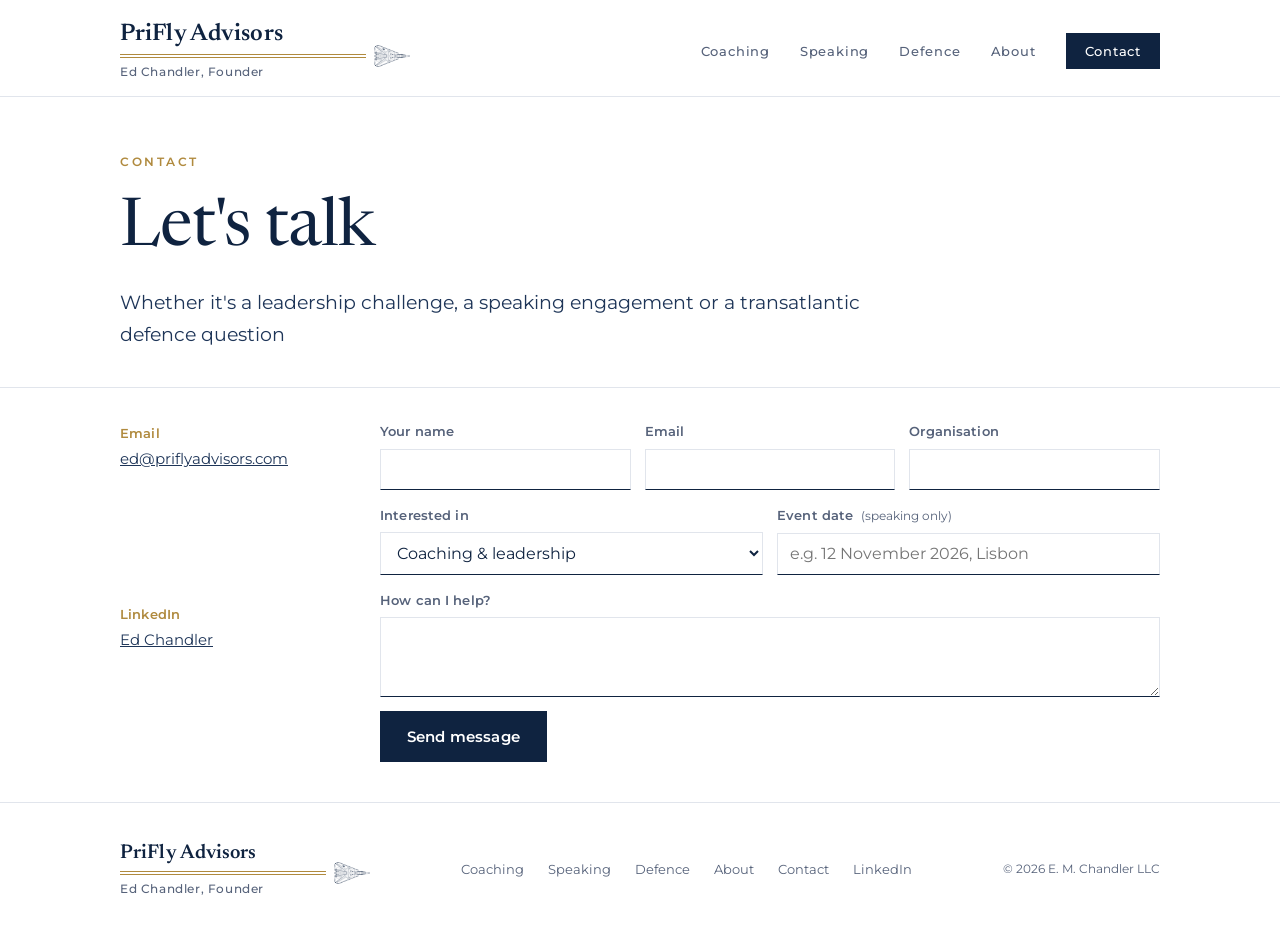
<file: contact.html>
<!DOCTYPE html>
<html lang="en-GB">
<head><meta charset="UTF-8"><meta name="viewport" content="width=device-width, initial-scale=1.0"><title>Contact | PriFly Advisors</title><meta name="description" content="Get in touch about coaching, speaking or transatlantic defence advisory."><link rel="canonical" href="https://priflyadvisors.com/contact"><meta property="og:type" content="website"><meta property="og:url" content="https://priflyadvisors.com/contact"><meta property="og:title" content="Contact | PriFly Advisors"><meta property="og:description" content="Get in touch about coaching, speaking or transatlantic defence advisory."><meta property="og:image" content="https://priflyadvisors.com/images/ed-chandler.jpg"><meta name="twitter:card" content="summary"><link rel="icon" type="image/svg+xml" href="favicon.svg"><link rel="preconnect" href="https://fonts.googleapis.com"><link rel="preconnect" href="https://fonts.gstatic.com" crossorigin><link rel="stylesheet" href="https://fonts.googleapis.com/css2?family=Montserrat:wght@400;500;600&family=Newsreader:ital,opsz,wght@0,6..72,400;0,6..72,500;0,6..72,600;1,6..72,400;1,6..72,500&display=swap"><link rel="stylesheet" href="style.css"><!-- Cloudflare Web Analytics --><script type='module' src='https://static.cloudflareinsights.com/beacon.min.js' data-cf-beacon='{"token": "6ea406503c794ca2b772edf4d3be9e15"}'></script><!-- End Cloudflare Web Analytics --></head>
<body>
<header><div class="wrap"><a class="brand" href="index.html" aria-label="PriFly Advisors, Ed Chandler, Founder: home"><span class="firm-top">PriFly Advisors</span><span class="rulebar"><span class="rule2" aria-hidden="true"></span><img src="images/tomcat.png" alt="" width="39" height="24"></span><span class="founder">Ed Chandler, Founder</span></a><nav aria-label="Main"><ul><li><a href="coaching.html">Coaching</a></li><li><a href="speaking.html">Speaking</a></li><li><a href="defence.html">Defence</a></li><li><a href="about.html">About</a></li><li><a href="contact.html" class="btn-nav" aria-current="page">Contact</a></li></ul></nav></div></header>
<main>
<div class="phead"><div class="wrap"><span class="eyebrow">Contact</span><h1>Let's talk</h1><p class="lede">Whether it's a leadership challenge, a speaking engagement or a transatlantic defence question</p></div></div>
<section class="tight snug contact-form"><div class="wrap split">
  <div class="prose" style="font-size:15px">
    <p><span class="eyebrow">Email</span><br><a href="mailto:ed@priflyadvisors.com">ed@priflyadvisors.com</a></p>
    <p><span class="eyebrow">LinkedIn</span><br><a href="https://www.linkedin.com/in/edchandler96/" rel="noopener">Ed Chandler</a></p>
  </div>
  <form class="form" action="https://formspree.io/f/xeedzodn" method="POST">
    <input type="hidden" name="_subject" value="New enquiry from PriFlyAdvisors.com">
    <div class="row row3">
      <label>Your name<input type="text" name="name" autocomplete="name" required></label>
      <label>Email<input type="email" name="email" autocomplete="email" required></label>
      <label>Organisation<input type="text" name="organisation" autocomplete="organization"></label>
    </div>
    <div class="row">
      <label>Interested in<select name="topic" id="topic" required><option value="coaching">Coaching &amp; leadership</option><option value="speaking">Speaking</option><option value="defence">Defence advisory</option><option value="other">Something else</option></select></label>
      <label><span>Event date <span class="hint">(speaking only)</span></span><input type="text" name="event_date" placeholder="e.g. 12 November 2026, Lisbon"></label>
    </div>
    <label>How can I help?<textarea name="message" required></textarea></label>
    <div class="actions"><button class="btn" type="submit">Send message</button></div>
  </form>
</div></section>
<script>(function(){var t=new URLSearchParams(location.search).get("topic");var s=document.getElementById("topic");if(t&&s&&s.querySelector('option[value="'+t+'"]'))s.value=t;})();</script>

</main>
<footer><div class="wrap"><a class="brand" href="index.html" aria-label="PriFly Advisors, Ed Chandler, Founder: home"><span class="firm-top">PriFly Advisors</span><span class="rulebar"><span class="rule2" aria-hidden="true"></span><img src="images/tomcat.png" alt="" width="39" height="24"></span><span class="founder">Ed Chandler, Founder</span></a><ul><li><a href="coaching.html">Coaching</a></li><li><a href="speaking.html">Speaking</a></li><li><a href="defence.html">Defence</a></li><li><a href="about.html">About</a></li><li><a href="contact.html">Contact</a></li><li><a href="https://www.linkedin.com/in/edchandler96/" rel="noopener">LinkedIn</a></li></ul><small>© 2026 E. M. Chandler LLC</small></div></footer>
</body>
</html>
</file>
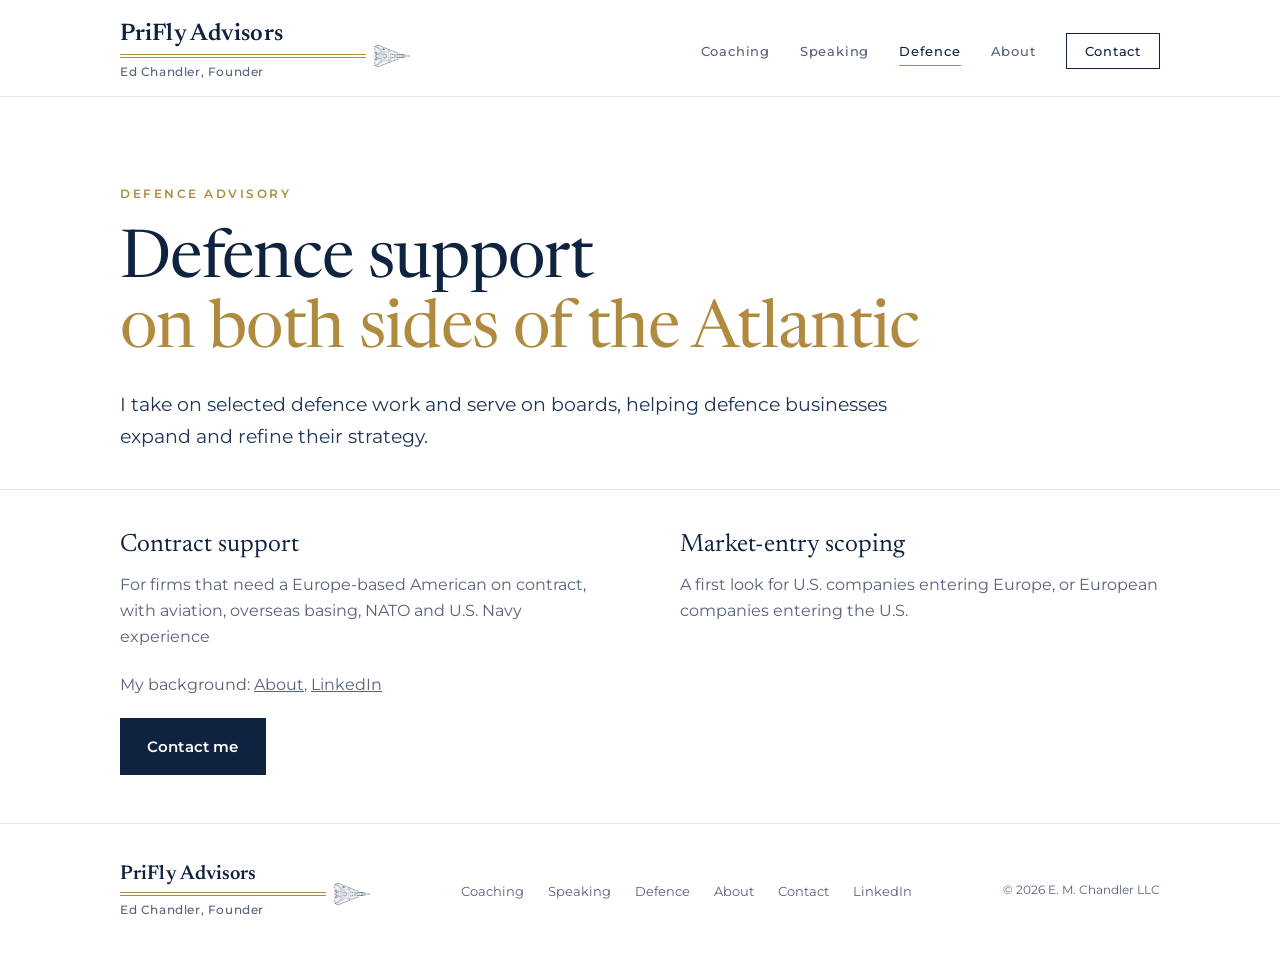
<file: defence.html>
<!DOCTYPE html>
<html lang="en-GB">
<head><meta charset="UTF-8"><meta name="viewport" content="width=device-width, initial-scale=1.0"><title>Defence Advisory | PriFly Advisors</title><meta name="description" content="Selected defence work from Lisbon: contract support for firms that need a Europe-based American, market-entry scoping across the Atlantic, and board roles."><link rel="canonical" href="https://priflyadvisors.com/defence"><meta property="og:type" content="website"><meta property="og:url" content="https://priflyadvisors.com/defence"><meta property="og:title" content="Defence Advisory | PriFly Advisors"><meta property="og:description" content="Selected defence work from Lisbon: contract support for firms that need a Europe-based American, market-entry scoping across the Atlantic, and board roles."><meta property="og:image" content="https://priflyadvisors.com/images/ed-chandler.jpg"><meta name="twitter:card" content="summary"><link rel="icon" type="image/svg+xml" href="favicon.svg"><link rel="preconnect" href="https://fonts.googleapis.com"><link rel="preconnect" href="https://fonts.gstatic.com" crossorigin><link rel="stylesheet" href="https://fonts.googleapis.com/css2?family=Montserrat:wght@400;500;600&family=Newsreader:ital,opsz,wght@0,6..72,400;0,6..72,500;0,6..72,600;1,6..72,400;1,6..72,500&display=swap"><link rel="stylesheet" href="style.css"><!-- Cloudflare Web Analytics --><script type='module' src='https://static.cloudflareinsights.com/beacon.min.js' data-cf-beacon='{"token": "6ea406503c794ca2b772edf4d3be9e15"}'></script><!-- End Cloudflare Web Analytics --></head>
<body>
<header><div class="wrap"><a class="brand" href="index.html" aria-label="PriFly Advisors, Ed Chandler, Founder: home"><span class="firm-top">PriFly Advisors</span><span class="rulebar"><span class="rule2" aria-hidden="true"></span><img src="images/tomcat.png" alt="" width="39" height="24"></span><span class="founder">Ed Chandler, Founder</span></a><nav aria-label="Main"><ul><li><a href="coaching.html">Coaching</a></li><li><a href="speaking.html">Speaking</a></li><li><a href="defence.html" aria-current="page">Defence</a></li><li><a href="about.html">About</a></li><li><a href="contact.html" class="btn-nav">Contact</a></li></ul></nav></div></header>
<main>
<div class="phead"><div class="wrap"><span class="eyebrow">Defence advisory</span><h1>Defence support<br><em>on both sides of the Atlantic</em></h1><p class="lede">I take on selected defence work and serve on boards, helping defence businesses expand and refine their strategy.</p></div></div>
<section class="tight snug"><div class="wrap"><div class="cols2 plain">
  <div><h3>Contract support</h3><p>For firms that need a Europe-based American on contract, with aviation, overseas basing, NATO and U.S. Navy experience</p></div>
  <div><h3>Market-entry scoping</h3><p>A first look for U.S. companies entering Europe, or European companies entering the U.S.</p></div>
</div>
<p class="muted" style="margin-top:20px">My background: <a href="about.html">About</a>, <a href="https://www.linkedin.com/in/edchandler96/" rel="noopener">LinkedIn</a></p>
<div class="actions" style="margin-top:20px"><a class="btn" href="contact.html?topic=defence">Contact me</a></div>
</div></section>
</main>
<footer><div class="wrap"><a class="brand" href="index.html" aria-label="PriFly Advisors, Ed Chandler, Founder: home"><span class="firm-top">PriFly Advisors</span><span class="rulebar"><span class="rule2" aria-hidden="true"></span><img src="images/tomcat.png" alt="" width="39" height="24"></span><span class="founder">Ed Chandler, Founder</span></a><ul><li><a href="coaching.html">Coaching</a></li><li><a href="speaking.html">Speaking</a></li><li><a href="defence.html">Defence</a></li><li><a href="about.html">About</a></li><li><a href="contact.html">Contact</a></li><li><a href="https://www.linkedin.com/in/edchandler96/" rel="noopener">LinkedIn</a></li></ul><small>© 2026 E. M. Chandler LLC</small></div></footer>
</body>
</html>
</file>
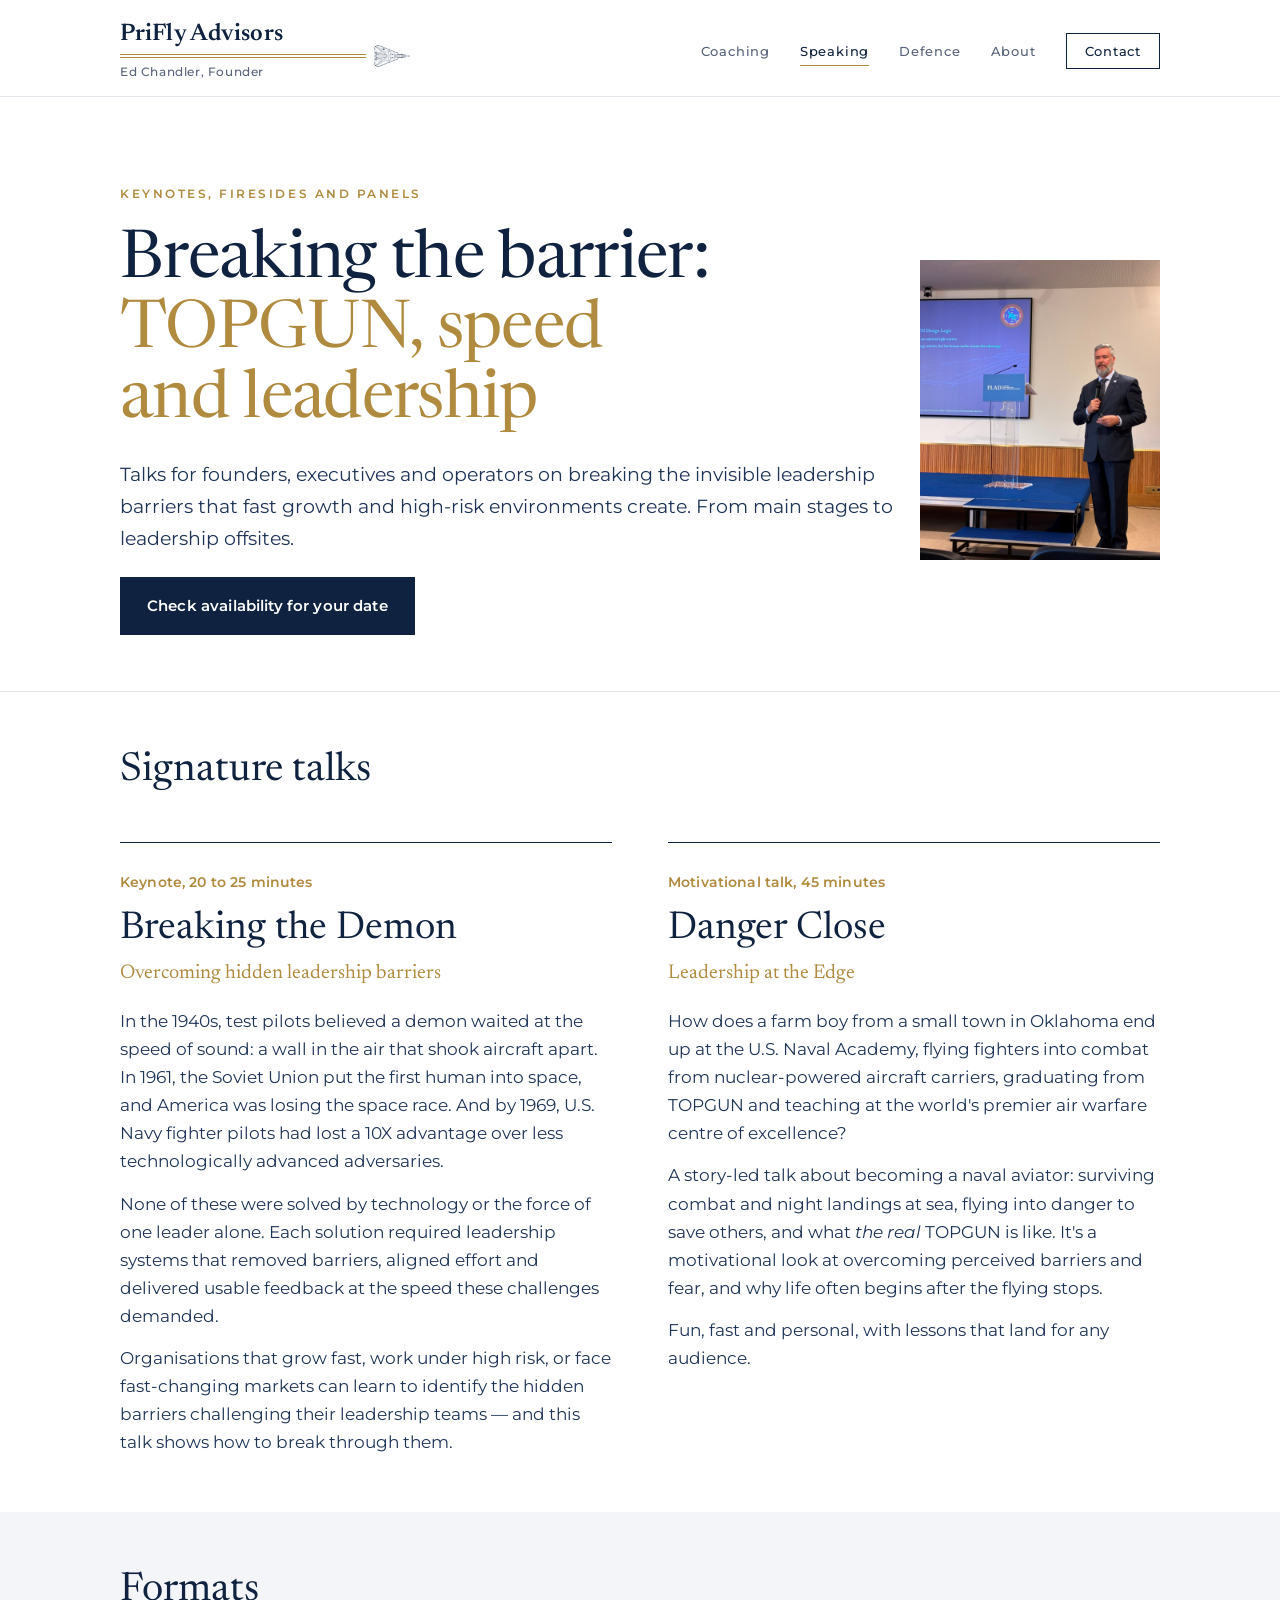
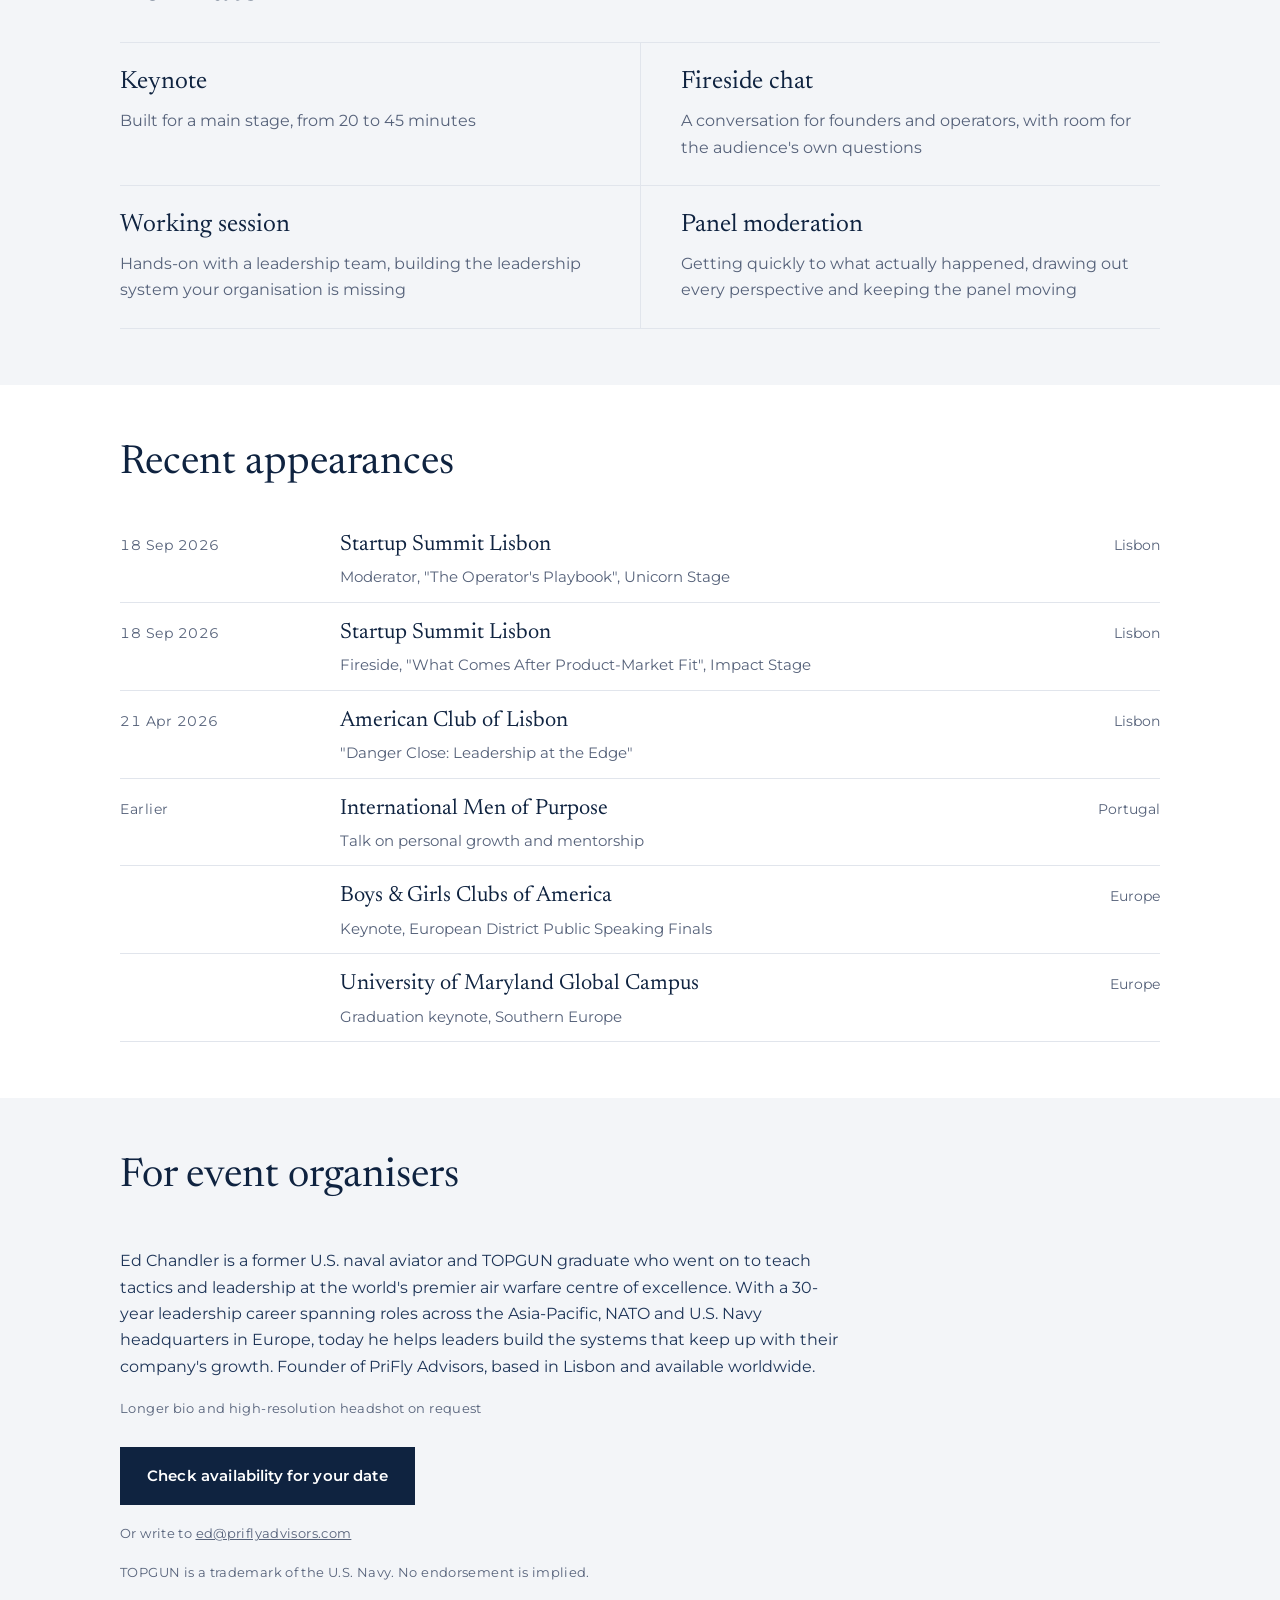
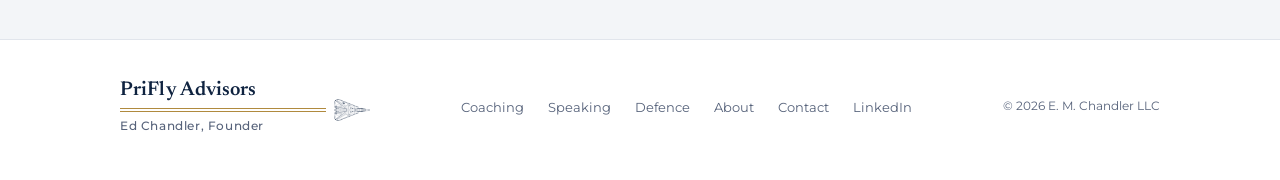
<file: speaking.html>
<!DOCTYPE html>
<html lang="en-GB">
<head><meta charset="UTF-8"><meta name="viewport" content="width=device-width, initial-scale=1.0"><title>Speaking | Ed Chandler, PriFly Advisors</title><meta name="description" content="TOPGUN-inspired keynotes, firesides, working sessions and panel moderation on crisis judgement and leadership under pressure."><link rel="canonical" href="https://priflyadvisors.com/speaking"><meta property="og:type" content="website"><meta property="og:url" content="https://priflyadvisors.com/speaking"><meta property="og:title" content="Speaking | Ed Chandler, PriFly Advisors"><meta property="og:description" content="TOPGUN-inspired keynotes, firesides, working sessions and panel moderation on crisis judgement and leadership under pressure."><meta property="og:image" content="https://priflyadvisors.com/images/ed-chandler.jpg"><meta name="twitter:card" content="summary"><link rel="icon" type="image/svg+xml" href="favicon.svg"><link rel="preconnect" href="https://fonts.googleapis.com"><link rel="preconnect" href="https://fonts.gstatic.com" crossorigin><link rel="stylesheet" href="https://fonts.googleapis.com/css2?family=Montserrat:wght@400;500;600&family=Newsreader:ital,opsz,wght@0,6..72,400;0,6..72,500;0,6..72,600;1,6..72,400;1,6..72,500&display=swap"><link rel="stylesheet" href="style.css"><!-- Cloudflare Web Analytics --><script type='module' src='https://static.cloudflareinsights.com/beacon.min.js' data-cf-beacon='{"token": "6ea406503c794ca2b772edf4d3be9e15"}'></script><!-- End Cloudflare Web Analytics --></head>
<body>
<header><div class="wrap"><a class="brand" href="index.html" aria-label="PriFly Advisors, Ed Chandler, Founder: home"><span class="firm-top">PriFly Advisors</span><span class="rulebar"><span class="rule2" aria-hidden="true"></span><img src="images/tomcat.png" alt="" width="39" height="24"></span><span class="founder">Ed Chandler, Founder</span></a><nav aria-label="Main"><ul><li><a href="coaching.html">Coaching</a></li><li><a href="speaking.html" aria-current="page">Speaking</a></li><li><a href="defence.html">Defence</a></li><li><a href="about.html">About</a></li><li><a href="contact.html" class="btn-nav">Contact</a></li></ul></nav></div></header>
<main>
<div class="phead"><div class="wrap phead-grid"><div class="phead-text"><span class="eyebrow">Keynotes, firesides and panels</span><h1>Breaking the barrier: <em>TOPGUN, speed and leadership</em></h1><p class="lede">Talks for founders, executives and operators on breaking the invisible leadership barriers that fast growth and high-risk environments create. From main stages to leadership offsites.</p><div class="actions"><a class="btn" href="mailto:ed@priflyadvisors.com?subject=Speaking%20enquiry%3A%20%5Byour%20event%5D&amp;body=Hi%20Ed%2C%0D%0A%0D%0AWe%27d%20like%20to%20talk%20to%20you%20about%20speaking%20at%20our%20event.%0D%0A%0D%0AEvent%3A%0D%0ADate%28s%29%20we%20have%20in%20mind%3A%0D%0ALocation%3A%0D%0AAudience%20%28who%2C%20and%20roughly%20how%20many%29%3A%0D%0AFormat%20%28keynote%2C%20fireside%2C%20panel%2C%20working%20session%29%3A%0D%0AAnything%20else%3A%0D%0A">Check availability for your date</a></div></div><figure class="phead-img"><img src="images/ed-chandler-presenting-osac-lisbon.jpg" alt="Ed Chandler presenting at OSAC Lisbon, his slides on the screen beside him"></figure></div></div><section><div class="wrap"><div class="sec-head"><h2>Signature talks</h2></div><div class="talks">
  <div class="talk"><span class="eyebrow">Keynote, 20 to 25 minutes</span>
    <h3>Breaking the Demon</h3>
    <p class="subt">Overcoming hidden leadership barriers</p>
    <p>In the 1940s, test pilots believed a demon waited at the speed of sound: a wall in the air that shook aircraft apart. In 1961, the Soviet Union put the first human into space, and America was losing the space race. And by 1969, U.S. Navy fighter pilots had lost a 10X advantage over less technologically advanced adversaries.</p>
    <p>None of these were solved by technology or the force of one leader alone. Each solution required leadership systems that removed barriers, aligned effort and delivered usable feedback at the speed these challenges demanded.</p>
    <p>Organisations that grow fast, work under high risk, or face fast-changing markets can learn to identify the hidden barriers challenging their leadership teams — and this talk shows how to break through them.</p></div>
  <div class="talk"><span class="eyebrow">Motivational talk, 45 minutes</span>
    <h3>Danger Close</h3>
    <p class="subt">Leadership at the Edge</p>
    <p>How does a farm boy from a small town in Oklahoma end up at the U.S. Naval Academy, flying fighters into combat from nuclear-powered aircraft carriers, graduating from TOPGUN and teaching at the world's premier air warfare centre of excellence?</p>
    <p>A story-led talk about becoming a naval aviator: surviving combat and night landings at sea, flying into danger to save others, and what <em>the real</em> TOPGUN is like. It's a motivational look at overcoming perceived barriers and fear, and why life often begins after the flying stops.</p>
    <p>Fun, fast and personal, with lessons that land for any audience.</p></div>
</div></div></section><section class="band tight"><div class="wrap"><div class="sec-head"><h2>Formats</h2></div><div class="cols2">
    <div><h3>Keynote</h3><p>Built for a main stage, from 20 to 45 minutes</p></div>
    <div><h3>Fireside chat</h3><p>A conversation for founders and operators, with room for the audience's own questions</p></div>
    <div><h3>Working session</h3><p>Hands-on with a leadership team, building the leadership system your organisation is missing</p></div>
    <div><h3>Panel moderation</h3><p>Getting quickly to what actually happened, drawing out every perspective and keeping the panel moving</p></div>
  </div></div></section><section class="tight"><div class="wrap"><div class="sec-head"><h2>Recent appearances</h2></div><div class="table-scroll"><table class="dates">
  <tr><td>18 Sep 2026</td><td><strong>Startup Summit Lisbon</strong><br><span class="muted">Moderator, "The Operator's Playbook", Unicorn Stage</span></td><td>Lisbon</td></tr>
  <tr><td>18 Sep 2026</td><td><strong>Startup Summit Lisbon</strong><br><span class="muted">Fireside, "What Comes After Product-Market Fit", Impact Stage</span></td><td>Lisbon</td></tr>
  <tr><td>21 Apr 2026</td><td><strong>American Club of Lisbon</strong><br><span class="muted">"Danger Close: Leadership at the Edge"</span></td><td>Lisbon</td></tr>
  <tr><td>Earlier</td><td><strong>International Men of Purpose</strong><br><span class="muted">Talk on personal growth and mentorship</span></td><td>Portugal</td></tr>
  <tr><td></td><td><strong>Boys &amp; Girls Clubs of America</strong><br><span class="muted">Keynote, European District Public Speaking Finals</span></td><td>Europe</td></tr>
  <tr><td></td><td><strong>University of Maryland Global Campus</strong><br><span class="muted">Graduation keynote, Southern Europe</span></td><td>Europe</td></tr>
</table></div></div></section><section class="band"><div class="wrap"><div class="sec-head"><h2>For event organisers</h2></div><div class="kit solo"><div>
    <p class="bio">Ed Chandler is a former U.S. naval aviator and TOPGUN graduate who went on to teach tactics and leadership at the world's premier air warfare centre of excellence. With a 30-year leadership career spanning roles across the Asia-Pacific, NATO and U.S. Navy headquarters in Europe, today he helps leaders build the systems that keep up with their company's growth. Founder of PriFly Advisors, based in Lisbon and available worldwide.</p>
    <p class="meta">Longer bio and high-resolution headshot on request</p>
    <div class="actions" style="margin-top:28px"><a class="btn" href="mailto:ed@priflyadvisors.com?subject=Speaking%20enquiry%3A%20%5Byour%20event%5D&amp;body=Hi%20Ed%2C%0D%0A%0D%0AWe%27d%20like%20to%20talk%20to%20you%20about%20speaking%20at%20our%20event.%0D%0A%0D%0AEvent%3A%0D%0ADate%28s%29%20we%20have%20in%20mind%3A%0D%0ALocation%3A%0D%0AAudience%20%28who%2C%20and%20roughly%20how%20many%29%3A%0D%0AFormat%20%28keynote%2C%20fireside%2C%20panel%2C%20working%20session%29%3A%0D%0AAnything%20else%3A%0D%0A">Check availability for your date</a></div>
    <p class="meta">Or write to <a href="mailto:ed@priflyadvisors.com">ed@priflyadvisors.com</a></p>
    <p class="meta">TOPGUN is a trademark of the U.S. Navy. No endorsement is implied.</p>
  </div></div></div></section>
</main>
<footer><div class="wrap"><a class="brand" href="index.html" aria-label="PriFly Advisors, Ed Chandler, Founder: home"><span class="firm-top">PriFly Advisors</span><span class="rulebar"><span class="rule2" aria-hidden="true"></span><img src="images/tomcat.png" alt="" width="39" height="24"></span><span class="founder">Ed Chandler, Founder</span></a><ul><li><a href="coaching.html">Coaching</a></li><li><a href="speaking.html">Speaking</a></li><li><a href="defence.html">Defence</a></li><li><a href="about.html">About</a></li><li><a href="contact.html">Contact</a></li><li><a href="https://www.linkedin.com/in/edchandler96/" rel="noopener">LinkedIn</a></li></ul><small>© 2026 E. M. Chandler LLC</small></div></footer>
</body>
</html>
</file>
<file: style.css>
/* Single visual world: white card stock, navy ink, gold rule — taken from Ed's business card. Light only, painted explicitly. */
  :root{
    --paper:#FFFFFF;
    --mist:#F3F5F8;
    --ink:#0F2340;
    --ink-soft:#1E3558;
    --slate:#56627A;
    --gold:#B08A3E;
    --gold-soft:#D9C28F;
    --line:#E1E5EC;
    --display:"Newsreader",Georgia,"Times New Roman",serif;
    --body:"Montserrat","Helvetica Neue",Arial,sans-serif;
    --mark:Copperplate,"Copperplate Gothic Light","Cinzel",Georgia,serif;
    --wrap:1120px;
  }
  *,*::before,*::after{box-sizing:border-box}
  html{scroll-behavior:smooth}
  body{margin:0;background:var(--paper);color:var(--ink);font-family:var(--body);font-size:16px;line-height:1.7;-webkit-font-smoothing:antialiased}
  a{color:inherit}
  :focus-visible{outline:2px solid var(--gold);outline-offset:3px}
  h1,h2,h3{font-family:var(--display);font-weight:400;text-wrap:balance;margin:0;color:var(--ink)}
  h1 em,h2 em{font-style:italic;color:var(--gold)}
  p{margin:0}
  .wrap{max-width:var(--wrap);margin:0 auto;padding:0 40px}

  /* header */
  header{border-bottom:1px solid var(--line);background:var(--paper);position:sticky;top:0;z-index:10}
  header .wrap{display:flex;align-items:center;justify-content:space-between;gap:24px;padding-top:22px;padding-bottom:18px;flex-wrap:wrap}
  .brand{text-decoration:none;display:grid;gap:6px}
  .brand .name{font-family:var(--mark);font-size:24px;letter-spacing:.08em;line-height:1;color:var(--ink)}
  .rule2{display:block;height:4px;border-top:1px solid var(--gold);border-bottom:1px solid var(--gold);width:100%}
  /* Never uppercase "PriFly": all caps hides the pronunciation (PRY-fly). */
  .brand .firm{font-size:13px;font-weight:500;letter-spacing:.04em;color:var(--slate);line-height:1}
  nav ul{list-style:none;margin:0;padding:0;display:flex;gap:30px;align-items:center;flex-wrap:wrap}
  nav a{text-decoration:none;font-size:13px;font-weight:500;letter-spacing:.06em;color:var(--slate);padding:6px 0;border-bottom:1px solid transparent;transition:color .2s,border-color .2s}
  nav a:hover{color:var(--ink)}
  nav a[aria-current="page"]{color:var(--ink);border-bottom-color:var(--gold)}
  nav a.btn-nav{border:1px solid var(--ink);padding:9px 18px;color:var(--ink)}
  nav a.btn-nav:hover,nav a.btn-nav[aria-current="page"]{background:var(--ink);color:var(--paper);border-color:var(--ink)}

  /* shared type */
  .eyebrow{font-size:11.5px;font-weight:600;letter-spacing:.22em;text-transform:uppercase;color:var(--gold)}
  .lede{font-size:19px;line-height:1.7;color:var(--ink-soft);max-width:60ch}
  .muted{color:var(--slate)}
  .btn{display:inline-flex;align-items:center;gap:10px;font-family:var(--body);font-size:13px;font-weight:600;letter-spacing:.08em;text-transform:uppercase;text-decoration:none;padding:15px 26px;border:1px solid var(--ink);background:var(--ink);color:var(--paper);cursor:pointer;transition:background .2s,color .2s}
  .btn:hover{background:var(--ink-soft)}
  .btn.ghost{background:transparent;color:var(--ink)}
  .btn.ghost:hover{background:var(--mist)}
  .actions{display:flex;gap:14px;flex-wrap:wrap}
  section{padding:56px 0}   /* AI-look pass, Ed 2026-09-15: was 96 */
  section.tight{padding:56px 0}   /* AI-look pass: was 64 */
  /* Ed, 2026-09-15: less white space in Speaking's Formats and Recent appearances */
  section.tight .sec-head{margin-bottom:28px}
  section.tight .cols2 > div{padding-top:24px;padding-bottom:24px}
  section.tight .dates td{padding:12px 0}
  @media (max-width:760px){section.tight{padding:44px 0}}
  .band{background:var(--mist)}
  .sec-head{display:grid;gap:16px;margin-bottom:48px;max-width:720px}
  .sec-head h2{font-size:clamp(30px,3.4vw,42px);line-height:1.15}}
  @media (prefers-reduced-motion:reduce){html{scroll-behavior:auto}*{transition:none!important}}

  /* home hero */
  .hero{padding:80px 0 72px}
  .hero .wrap{display:grid;grid-template-columns:1.25fr .75fr;gap:72px;align-items:center}
  .hero-text{display:grid;gap:26px}
  .hero h1{font-size:clamp(46px,6.2vw,80px);line-height:1.02;letter-spacing:-.015em}
  .portrait{margin:0;display:grid;gap:12px}
  .portrait img{width:100%;aspect-ratio:13/18;object-fit:cover;display:block;background:var(--mist)}
  .portrait figcaption{display:flex;justify-content:space-between;gap:12px;font-size:12px;color:var(--slate);letter-spacing:.04em;border-top:1px solid var(--gold);padding-top:10px}

  /* credentials strip */
  .creds{border-top:1px solid var(--line);border-bottom:1px solid var(--line)}
  .creds ul{list-style:none;margin:0;padding:0;display:grid;grid-template-columns:repeat(4,1fr)}
  .creds li{padding:28px 24px;display:grid;gap:4px;border-left:1px solid var(--line)}
  .creds li:first-child{border-left:0;padding-left:0}
  .creds .num{font-family:var(--display);font-size:38px;line-height:1.1;font-variant-numeric:tabular-nums lining-nums;color:var(--ink)}
  .creds .lbl{font-size:12px;letter-spacing:.06em;color:var(--slate)}

  /* the index of practices — the one bold move */
  .index{list-style:none;margin:0;padding:0;border-top:1px solid var(--ink)}
  .index li{border-bottom:1px solid var(--line)}
  .index a{display:grid;grid-template-columns:220px 1fr auto;gap:40px;align-items:baseline;padding:40px 0;text-decoration:none;position:relative}
  .index a::after{content:"";position:absolute;left:0;bottom:-1px;height:1px;width:0;background:var(--gold);transition:width .45s ease}
  .index a:hover::after,.index a:focus-visible::after{width:100%}
  .index .area{font-size:11.5px;font-weight:600;letter-spacing:.22em;text-transform:uppercase;color:var(--gold);padding-top:10px}
  .index .big{font-family:var(--display);font-size:clamp(28px,3.4vw,44px);line-height:1.12;color:var(--ink);text-wrap:balance}
  .index .sub{display:block;font-family:var(--body);font-size:15px;line-height:1.7;color:var(--slate);margin-top:14px;max-width:58ch}
  .index .go{font-size:13px;font-weight:600;letter-spacing:.08em;text-transform:uppercase;color:var(--ink);white-space:nowrap;transition:transform .3s}
  .index a:hover .go{transform:translateX(6px)}
  .index li:first-child .big{font-size:clamp(32px,4vw,52px)}

  /* thesis */
  .thesis{display:grid;grid-template-columns:220px 1fr;gap:40px}
  .thesis blockquote{margin:0;font-family:var(--display);font-style:italic;font-size:clamp(26px,3vw,38px);line-height:1.3;color:var(--ink);max-width:28ch}
  .thesis cite{display:block;margin-top:22px;font-style:normal;font-family:var(--body);font-size:13px;letter-spacing:.06em;color:var(--slate)}

  /* prifly definition */
  .define{display:grid;grid-template-columns:220px 1fr;gap:40px;align-items:start}
  .define .word{font-family:var(--display);font-size:40px;line-height:1}
  .define .phon{font-size:14px;color:var(--slate);font-style:italic;margin-top:8px}
  .define .src{font-size:11.5px;letter-spacing:.12em;text-transform:uppercase;color:var(--slate);margin-top:4px}
  .define .mean{font-family:var(--display);font-size:22px;line-height:1.55;color:var(--ink-soft);max-width:46ch}
  .define .listen{margin-top:14px;background:none;border:0;padding:0;font:600 12px var(--body);letter-spacing:.1em;text-transform:uppercase;color:var(--gold);cursor:pointer}

  /* contact band */
  .cta .wrap{display:grid;grid-template-columns:1fr auto;gap:40px;align-items:end}
  .cta h2{font-size:clamp(36px,4.4vw,56px);line-height:1.05}
  .cta p{margin-top:16px}

  /* inner page head */
  .phead{padding:88px 0 56px;border-bottom:1px solid var(--line)}
  .phead .wrap{display:grid;gap:22px}
  .phead h1{font-size:clamp(40px,5.2vw,68px);line-height:1.05;letter-spacing:-.01em;max-width:18ch}
  .crumb{font-size:12px;color:var(--slate);letter-spacing:.04em}
  .crumb a{text-decoration:none;border-bottom:1px solid var(--line)}

  /* grids */
  .cols3{display:grid;grid-template-columns:repeat(3,1fr);gap:48px}
  .cols2{display:grid;grid-template-columns:repeat(2,1fr);gap:0;border-top:1px solid var(--line)}
  .cols3 h3,.cols2 h3{font-size:25px;line-height:1.25;margin-bottom:10px}
  .cols3 > div{border-top:1px solid var(--gold);padding-top:20px}
  .cols2 > div{padding:36px 40px 36px 0;border-bottom:1px solid var(--line)}
  .cols2 > div:nth-child(even){padding-left:40px;padding-right:0;border-left:1px solid var(--line)}
  .cols3 p,.cols2 p{color:var(--slate);font-size:15.5px}

  .signs{list-style:none;margin:0;padding:0;display:grid;gap:0;max-width:760px}
  .signs li{display:grid;grid-template-columns:28px 1fr;gap:14px;padding:18px 0;border-bottom:1px solid var(--line);font-size:17px;color:var(--ink-soft)}
  .signs li::before{content:"";width:14px;height:5px;border-top:1px solid var(--gold);border-bottom:1px solid var(--gold);margin-top:12px}

  .split{display:grid;grid-template-columns:220px 1fr;gap:40px}
  .prose{display:grid;gap:20px;max-width:64ch;font-size:17px;color:var(--ink-soft)}

  /* talk */
  /* Ed, 2026-09-15: two signature talks side by side, each marked with its format and length */
  .talks{display:grid;grid-template-columns:1fr 1fr;gap:56px}
  .talk p + p{margin-top:14px}
  .kit.solo{display:block}   /* Ed, 2026-09-15: organiser section without the headshot */
  .cols2.plain{border-top:0}                               /* Ed, 2026-09-15: Defence columns without the rules above and below */
  section.tight .cols2.plain > div{border-bottom:0;padding-top:0;padding-bottom:0}
  /* Ed, 2026-09-15: Defence fits one desktop screen without scrolling */
  section.snug{padding:40px 0 48px}
  .phead:has(+ section.snug){padding-bottom:36px}
  /* Ed, 2026-09-15: Contact fits one desktop screen without scrolling */
  .contact-form .form{gap:14px;max-width:none}
  .contact-form .form .row{gap:14px}
  .contact-form .form .row3{grid-template-columns:repeat(3,1fr)}
  .contact-form .form label{gap:6px}
  .contact-form .form input,.contact-form .form select{padding:10px 12px}
  .contact-form .form textarea{min-height:80px;padding:10px 12px}
  section.snug.contact-form{padding:32px 0 40px}
  .phead:has(+ section.contact-form){padding-top:56px}
  @media (max-width:900px){.contact-form .form .row3{grid-template-columns:1fr}}
  /* Ed, 2026-09-15: About — no orphaned "Lisbon", facts as three columns */
  .nw{white-space:nowrap}
  @media (max-width:600px){.nw{white-space:normal}}   /* a phone is narrower than "Executive coach, leadership advisor and speaker" */
  /* (not .creds: that name belongs to the old credentials strip above) */
  .bio-facts .cred{list-style:none;margin:0;padding:0}
  .bio-facts .cred li{padding:11px 0;border-bottom:1px solid var(--line);font-size:15px;color:var(--ink-soft)}
  .bio-facts h3{margin-bottom:8px}
  .define .mean.why{font-family:var(--body);font-size:17px;line-height:1.7;max-width:70ch}   /* Ed, 2026-09-15: "Why PriFly?" paragraphs at body size */
  .define .mean.why p + p{margin-top:12px}
  .bio-facts .cred ul{list-style:disc;margin:4px 0 0 20px;padding:0}   /* small bullets under an item */
  .bio-facts .cred li li{border:0;padding:1px 0;font-size:13.5px;color:var(--slate)}
  .bio-facts .cred .sub{display:block;margin:2px 0 0 14px;font-size:13.5px;color:var(--slate)}   /* degree under the school */
  @media (max-width:900px){.cols3.bio-facts{grid-template-columns:1fr;gap:36px}}
  .talk{border-top:1px solid var(--ink);padding-top:28px}
  .talk .eyebrow{display:block;margin-bottom:14px}
  .talk h3{font-size:clamp(30px,3vw,40px);line-height:1.08}
  .talk .subt{font-family:var(--display);font-style:italic;font-size:20px;color:var(--gold);margin:10px 0 20px;line-height:1.35}
  .talk p{color:var(--ink-soft);font-size:16.5px}
  @media (max-width:900px){.talks{grid-template-columns:1fr;gap:48px}}

  .dates{width:100%;border-collapse:collapse;font-size:15px}
  .dates td{padding:18px 0;border-bottom:1px solid var(--line);vertical-align:baseline}
  .dates td:first-child{width:220px;font-variant-numeric:tabular-nums;color:var(--slate);font-size:13.5px;letter-spacing:.04em}
  .dates td:last-child{text-align:right;color:var(--slate);font-size:13.5px}
  .dates strong{font-family:var(--display);font-weight:400;font-size:22px;color:var(--ink)}
  .table-scroll{overflow-x:auto}

  .kit{display:grid;grid-template-columns:260px 1fr;gap:48px;align-items:start}
  .kit img{width:100%;aspect-ratio:13/18;object-fit:cover;display:block}
  .kit .bio{font-size:15.5px;color:var(--ink-soft);max-width:66ch;border-left:1px solid var(--gold);padding-left:24px}
  .kit .meta{margin-top:18px;font-size:12.5px;color:var(--slate);letter-spacing:.03em}

  /* about */
  .facts{list-style:none;margin:0;padding:0;display:grid;gap:0}
  .facts li{display:flex;justify-content:space-between;gap:16px;padding:14px 0;border-bottom:1px solid var(--line);font-size:14.5px}
  .facts span:first-child{color:var(--slate)}
  .facts span:last-child{text-align:right}
  .about-grid{display:grid;grid-template-columns:320px 1fr;gap:72px;align-items:start}

  /* contact form */
  .form{display:grid;gap:18px;max-width:640px}
  .form .row{display:grid;grid-template-columns:1fr 1fr;gap:18px}
  .form label{display:grid;gap:8px;font-size:11.5px;font-weight:600;letter-spacing:.16em;text-transform:uppercase;color:var(--slate)}
  .form input,.form textarea,.form select{font:400 16px var(--body);color:var(--ink);background:var(--paper);border:1px solid var(--line);border-bottom-color:var(--ink);padding:13px 14px;border-radius:0;letter-spacing:0;text-transform:none}
  .form input:focus,.form textarea:focus,.form select:focus{outline:none;border-color:var(--gold)}
  .form textarea{min-height:130px;resize:vertical}
  .note{font-size:13px;color:var(--slate)}

  footer{border-top:1px solid var(--line);padding:40px 0 48px;margin-top:0}
  footer .wrap{display:flex;justify-content:space-between;gap:24px;flex-wrap:wrap;align-items:center}
  footer .brand .name{font-size:17px}
  footer ul{list-style:none;margin:0;padding:0;display:flex;gap:24px;flex-wrap:wrap}
  footer a{text-decoration:none;font-size:13px;color:var(--slate)}
  footer a:hover{color:var(--ink)}
  footer small{font-size:12px;color:var(--slate)}

  @media (max-width:900px){
    .wrap{padding:0 22px}
    header .wrap{padding-top:16px;padding-bottom:12px}
    nav ul{gap:18px}
    .hero{padding:48px 0}
    .hero .wrap,.cta .wrap,.about-grid,.kit{grid-template-columns:1fr;gap:40px}
    .portrait{max-width:340px}
    .creds ul{grid-template-columns:1fr 1fr}
    .creds li{padding:22px 16px;border-left:0;border-top:1px solid var(--line)}
    .creds li:nth-child(-n+2){border-top:0}
    .creds li:nth-child(odd){padding-left:0}
    .index a,.thesis,.define,.split,.talk{grid-template-columns:1fr;gap:12px}
    .index a{padding:30px 0}
    .index .area{padding-top:0}
    .cols3{grid-template-columns:1fr;gap:32px}
    .cols2{grid-template-columns:1fr}
    .cols2 > div,.cols2 > div:nth-child(even){padding:28px 0;border-left:0}
    .form .row{grid-template-columns:1fr}
    section{padding:56px 0}
    .phead{padding:56px 0 40px}
    .dates td:first-child{width:120px}
  }

  /* added for the live site */
  .areas{display:grid;gap:0;border-top:1px solid var(--ink)}
  .areas > div{display:grid;grid-template-columns:200px 1fr 1fr;gap:32px;padding:22px 0;border-bottom:1px solid var(--line)}
  .areas h3{font-size:22px;line-height:1.3}
  .areas p{color:var(--slate);font-size:15.5px}
  .areas .get{color:var(--ink-soft)}
  .areas .hd{padding:10px 0;border-bottom:1px solid var(--line)}
  .areas .hd span{font-size:11px;font-weight:600;letter-spacing:.16em;text-transform:uppercase;color:var(--slate)}
  .steps{list-style:none;margin:0;padding:0;display:grid;gap:0;counter-reset:s;border-top:1px solid var(--ink)}
  .steps > li{display:grid;grid-template-columns:56px 1fr;gap:18px;padding:26px 0;border-bottom:1px solid var(--line);counter-increment:s}
  .steps > li::before{content:counter(s);font-family:var(--display);font-size:34px;line-height:1;color:var(--gold)}
  .steps h3{font-size:24px;margin-bottom:6px}
  .steps .price{font-family:var(--body);font-size:13px;font-weight:600;letter-spacing:.06em;color:var(--gold);margin-left:10px;white-space:nowrap}
  .steps p,.steps li li{color:var(--ink-soft);font-size:16.5px}
  .steps ul{margin:10px 0 0;padding-left:18px;display:grid;gap:6px}
  .notes{display:grid;grid-template-columns:1fr 1fr;gap:40px;margin-top:40px}
  .notes > div{border-top:1px solid var(--gold);padding-top:16px}
  .notes h3{font-size:21px;margin-bottom:8px}
  .notes p{color:var(--slate);font-size:15.5px}
  .form .hint{font-size:12px;font-weight:400;letter-spacing:0;text-transform:none;color:var(--slate)}
  @media (max-width:900px){.areas > div{grid-template-columns:1fr;gap:6px}.notes{grid-template-columns:1fr;gap:24px}}

  /* ---- Review 1 (2026-09-14): brand lock-up, hero, quote, doors ---- */
  .brand{gap:7px}
  .brand .firm-top{font-family:var(--display);font-weight:600;font-size:25px;line-height:1;color:var(--ink);letter-spacing:.005em}
  .brand .rulebar{display:flex;align-items:center;gap:10px}
  .brand .rulebar .rule2{flex:1;min-width:120px}
  .brand .rulebar img{height:24px;width:auto;display:block}
  .brand .founder{font-size:12px;font-weight:500;letter-spacing:.05em;color:var(--slate);line-height:1}
  footer .brand .firm-top{font-size:20px}
  .hero{padding:72px 0 64px}
  .hero .wrap{grid-template-columns:1.45fr .55fr;gap:64px;align-items:center}
  .hero h1{font-size:clamp(42px,5.4vw,70px)}
  .hero .portrait{max-width:300px;justify-self:end;width:100%}
  .hero .portrait img{aspect-ratio:4/5}
  .quote-band{background:var(--ink);color:var(--paper);padding:56px 0}
  .quote-band blockquote{margin:0;font-family:var(--display);font-style:italic;font-size:clamp(28px,3.4vw,44px);line-height:1.2;color:var(--paper);max-width:24ch}
  .quote-band cite{display:block;margin-top:18px;font-style:normal;font-size:13px;letter-spacing:.06em;color:var(--gold-soft)}
  .index a{grid-template-columns:minmax(200px,300px) 1fr auto;align-items:center;gap:40px;padding:34px 0}
  .index .client{font-family:var(--display);font-size:clamp(24px,2.5vw,32px);line-height:1.15;color:var(--ink);text-wrap:balance}
  .index .desc{font-size:16px;line-height:1.6;color:var(--slate);max-width:48ch}
  .sec-head h2{font-size:clamp(30px,3.2vw,40px)}
  @media (max-width:900px){
    .hero .portrait{justify-self:start;max-width:240px}
    .index a{grid-template-columns:1fr;gap:8px;padding:26px 0}
  }

  /* ---- Review 1b: image sizing, tighter brand lock-up, photo row ---- */
  .portrait img,.kit img{height:auto}                 /* the width/height attributes were fixing the height */
  .hero .wrap{grid-template-columns:1fr auto;align-items:center}
  .hero .portrait{width:240px;max-width:240px}         /* 240 × 300: the height of the headline-to-buttons block */
  .hero .portrait img{aspect-ratio:4/5}
  .brand{gap:3px}
  .brand .firm-top{font-size:24px;line-height:1.05}
  .brand .rulebar{width:290px;gap:8px;height:12px}     /* longer rule; Tomcat sits out to the right without adding height */
  .brand .rulebar img{height:22px;margin:-5px 0}
  .brand .founder{line-height:1.1}
  footer .brand .rulebar{width:250px}
  .photos{padding:56px 0 8px}
  .photo-row{display:grid;grid-template-columns:repeat(3,1fr);gap:24px}
  .photo-row figure{margin:0;display:grid;gap:12px}
  .photo-row img,.photo-row .ph{width:100%;aspect-ratio:4/3;object-fit:cover;display:block}
  .photo-row .ph{background:var(--mist);border:1px dashed var(--line);display:grid;place-items:center;font-size:12px;letter-spacing:.08em;color:var(--slate)}
  .photo-row figcaption{font-size:12px;font-weight:600;letter-spacing:.14em;text-transform:uppercase;color:var(--ink)}
  @media (max-width:900px){
    .hero .wrap{grid-template-columns:1fr}
    .hero .portrait{width:200px}
    .photo-row{grid-template-columns:1fr}
    .brand .rulebar{width:220px}
  }

  /* ---- Coaching fixes: image beside the page headline, confidentiality line ---- */
  .phead-grid{display:grid;grid-template-columns:1fr 240px;column-gap:64px;align-items:center}
  .phead-text{display:grid;gap:22px}
  .phead-img{margin:0}
  .phead-img img,.phead-img .ph{width:100%;aspect-ratio:4/5;object-fit:cover;display:block}
  .phead-img .ph{background:var(--mist);border:1px dashed var(--line);display:grid;place-items:center;font-size:12px;letter-spacing:.08em;color:var(--slate)}
  .confid{margin-top:28px;font-size:16px;color:var(--ink-soft);max-width:64ch}
  @media (max-width:900px){.phead-grid{grid-template-columns:1fr;row-gap:28px}.phead-img{max-width:220px}}

  /* ---- Coaching review 1: growth graphic, proof list ---- */
  .growth{margin:44px 0 0;display:grid;grid-template-columns:300px 1fr;grid-template-areas:"c r" "c f";column-gap:48px;row-gap:18px;align-items:center}
  .growth canvas{grid-area:c;width:100%;aspect-ratio:1;display:block}
  .growth-read{grid-area:r;display:flex;gap:44px;align-self:end}
  .growth-read .n{display:block;font-family:var(--display);font-size:52px;line-height:1;color:var(--ink);font-variant-numeric:tabular-nums lining-nums}
  .growth-read .l{font-size:12px;font-weight:600;letter-spacing:.12em;text-transform:uppercase;color:var(--slate)}
  .growth figcaption{grid-area:f;align-self:start;font-size:16px;color:var(--ink-soft);max-width:52ch}
  .growth figcaption .src{display:block;margin-top:10px;font-size:12px;color:var(--slate)}
  .proof{margin:0;padding-left:18px;display:grid;gap:8px}
  .certs{font-size:13px;font-weight:600;letter-spacing:.04em;color:var(--gold)}
  .cta{border-top:1px solid var(--line)}
  @media (max-width:900px){.growth{grid-template-columns:1fr;grid-template-areas:"c" "r" "f"}.growth canvas{max-width:280px}}

  /* ---- Growth graphic, static (Ed): 10 people | explanation | 20 people ---- */
  .growth{display:grid;grid-template-columns:220px 1fr 220px;grid-template-areas:none;column-gap:44px;align-items:center;margin:44px 0 0}
  .g-fig{margin:0;display:grid;gap:10px;justify-items:center}
  .g-fig svg{width:100%;height:auto;display:block}
  .g-fig figcaption{font-size:14px;color:var(--ink-soft);text-align:center}
  .g-fig figcaption strong{color:var(--ink)}
  .growth .links line{stroke:var(--ink);stroke-opacity:.22;stroke-width:.7}
  .growth .people circle,.growth .people path{fill:var(--ink)}
  .growth .people .halo{fill:var(--paper)}
  .g-text p{font-size:17px;color:var(--ink-soft);text-align:center;max-width:36ch;margin:0 auto}
  .g-text .src{margin-top:12px;font-size:12px;color:var(--slate)}
  @media (max-width:900px){.growth{grid-template-columns:1fr 1fr;row-gap:24px}.g-text{grid-column:1 / -1;grid-row:2}}

  /* ---- Growth graphic sizing fix: diagrams were shrinking to a default size ---- */
  .growth{grid-template-columns:minmax(220px,300px) 1fr minmax(220px,300px)}
  .g-fig{justify-items:stretch;width:100%}
  .g-fig svg{width:100%;max-width:300px;margin:0 auto}
  .g-fig figcaption{text-align:center}

  /* ---- Growth graphic: plain block layout so the diagram takes the column's full width ---- */
  .g-fig{display:block;width:100%;margin:0}
  .g-fig svg{display:block;width:100%;max-width:280px;height:auto;margin:0 auto 12px}
  .growth{align-items:start}
  .g-text{align-self:center}

  /* ---- Growth graphic: single statement between the diagrams ---- */
  .g-text .g-big{font-family:var(--display);font-size:clamp(24px,2.4vw,32px);line-height:1.25;color:var(--ink);text-align:center;max-width:18ch;margin:0 auto}

  /* ---- Coaching: wider Why me; What I look at + How we work together side by side ---- */
  .prose-wide{max-width:none}
  .two-col{display:grid;grid-template-columns:1fr 1.35fr;gap:64px;align-items:start}
  .two-col .sec-head{margin-bottom:28px}
  .asks{max-width:none}
  .asks li{font-size:17px}
  @media (max-width:900px){.two-col{grid-template-columns:1fr;gap:48px}}

  /* ---- Two-column section: matching top rule on the questions; tighter gap before the closing ---- */
  .asks{border-top:1px solid var(--ink)}
  section.tight-bottom{padding-bottom:40px}
  section.cta:not(.band){padding:56px 0}

  /* ---- No rule under the last step: the section break already does that job ---- */
  .steps > li:last-child{border-bottom:0;padding-bottom:0}

  /* ---- "It looks like AI built this" pass (Ed, 2026-09-15; decisions in online-presence copy/priflyadvisors-com.md) ---- */
  /* Buttons and links in sentence case; the arrows are gone from the build */
  .btn,.index .go{text-transform:none;letter-spacing:.01em;font-size:15px}
  .index .go{text-decoration:underline;text-decoration-color:var(--gold);text-decoration-thickness:1px;text-underline-offset:6px}
  /* Gold words in headings stay gold, set upright */
  h1 em,h2 em{font-style:normal}

  /* Home: Goldsmith quote on one line, attribution beneath it aligned to the quote's right end */
  .quote-band .wrap{display:grid;justify-content:start}
  .quote-band blockquote{max-width:none;text-wrap:balance}
  @media (min-width:901px){.quote-band blockquote{white-space:nowrap}}
  .quote-band cite{text-align:right}
  /* Home photo row: the Tomcat large on the left, the other two stacked; no captions (files cropped to their frames) */
  @media (min-width:901px){
    .photo-row{grid-template-columns:2fr 1fr;gap:20px 24px}
    .photo-row figure:first-child{grid-row:1 / span 2;position:relative;overflow:hidden}
    .photo-row figure:first-child img{position:absolute;inset:0;width:100%;height:100%;aspect-ratio:auto;object-fit:cover}
  }
  /* Home: tighter space around "Who I work for" */
  section.who{padding:48px 0 56px}
  section.who .sec-head{margin-bottom:28px}

  /* Coaching: "Why me" bracketed by then and now */
  .why-grid{display:grid;grid-template-columns:210px 1fr 210px;grid-template-areas:"then head now" "then text now";column-gap:48px;align-items:center}
  .why-grid .sec-head{grid-area:head;margin-bottom:20px;align-self:end}
  .why-grid .prose{grid-area:text;align-self:start}
  .why-grid figure{margin:0}
  .why-grid .why-then{grid-area:then}
  .why-grid .why-now{grid-area:now}
  .why-grid img{display:block;width:100%;aspect-ratio:4/5;object-fit:cover}
  @media (max-width:900px){
    .why-grid{grid-template-columns:1fr 1fr;grid-template-areas:"then now" "head head" "text text";column-gap:16px}
    .why-grid figure{margin-bottom:28px}
  }
  /* Coaching: "What I look at" rows spaced so its bottom line meets the line between steps 2 and 3 */
  @media (min-width:901px){.asks li{padding-top:23.6px;padding-bottom:23.6px}}
  /* Coaching: the Truman trap photo fills from 24px under the list to the bottom of step 3 */
  .asks-photo{margin:24px 0 0}
  .asks-photo img{display:block;width:100%;aspect-ratio:2/1;object-fit:cover;object-position:50% 45%}
  @media (min-width:901px){
    .two-col{align-items:stretch}
    .two-col > div:first-child{display:flex;flex-direction:column}
    .asks-photo{flex:1;min-height:0;position:relative}
    .asks-photo img{position:absolute;inset:0;height:100%;aspect-ratio:auto}
  }

  /* Speaking: talk labels in normal case; subtitles upright; bio without the gold rule */
  .talk .eyebrow{text-transform:none;letter-spacing:.01em;font-size:14px}
  .talk .subt{font-style:normal}
  .kit .bio{border-left:0;padding-left:0}

  /* Defence: headline on two lines, the gold line kept on one line on desktop; no divider between the columns */
  .phead h1:has(br){max-width:none}
  @media (min-width:901px){.phead h1:has(br) em{white-space:nowrap}}
  .cols2.plain > div:nth-child(even){border-left:0}

  /* About: "Naval aviation slang" and "Listen" in normal case */
  .define .src{text-transform:none;letter-spacing:.01em;font-size:13px}
  .define .listen{text-transform:none;letter-spacing:.01em;font-size:14px}

  /* Contact: labels in normal case; "(speaking only)" beside "Event date" */
  .contact-form .eyebrow{text-transform:none;letter-spacing:.01em;font-size:13px}
  .form label{text-transform:none;letter-spacing:.01em;font-size:13px}
  .form .hint{display:inline;margin-left:4px}
</file>
